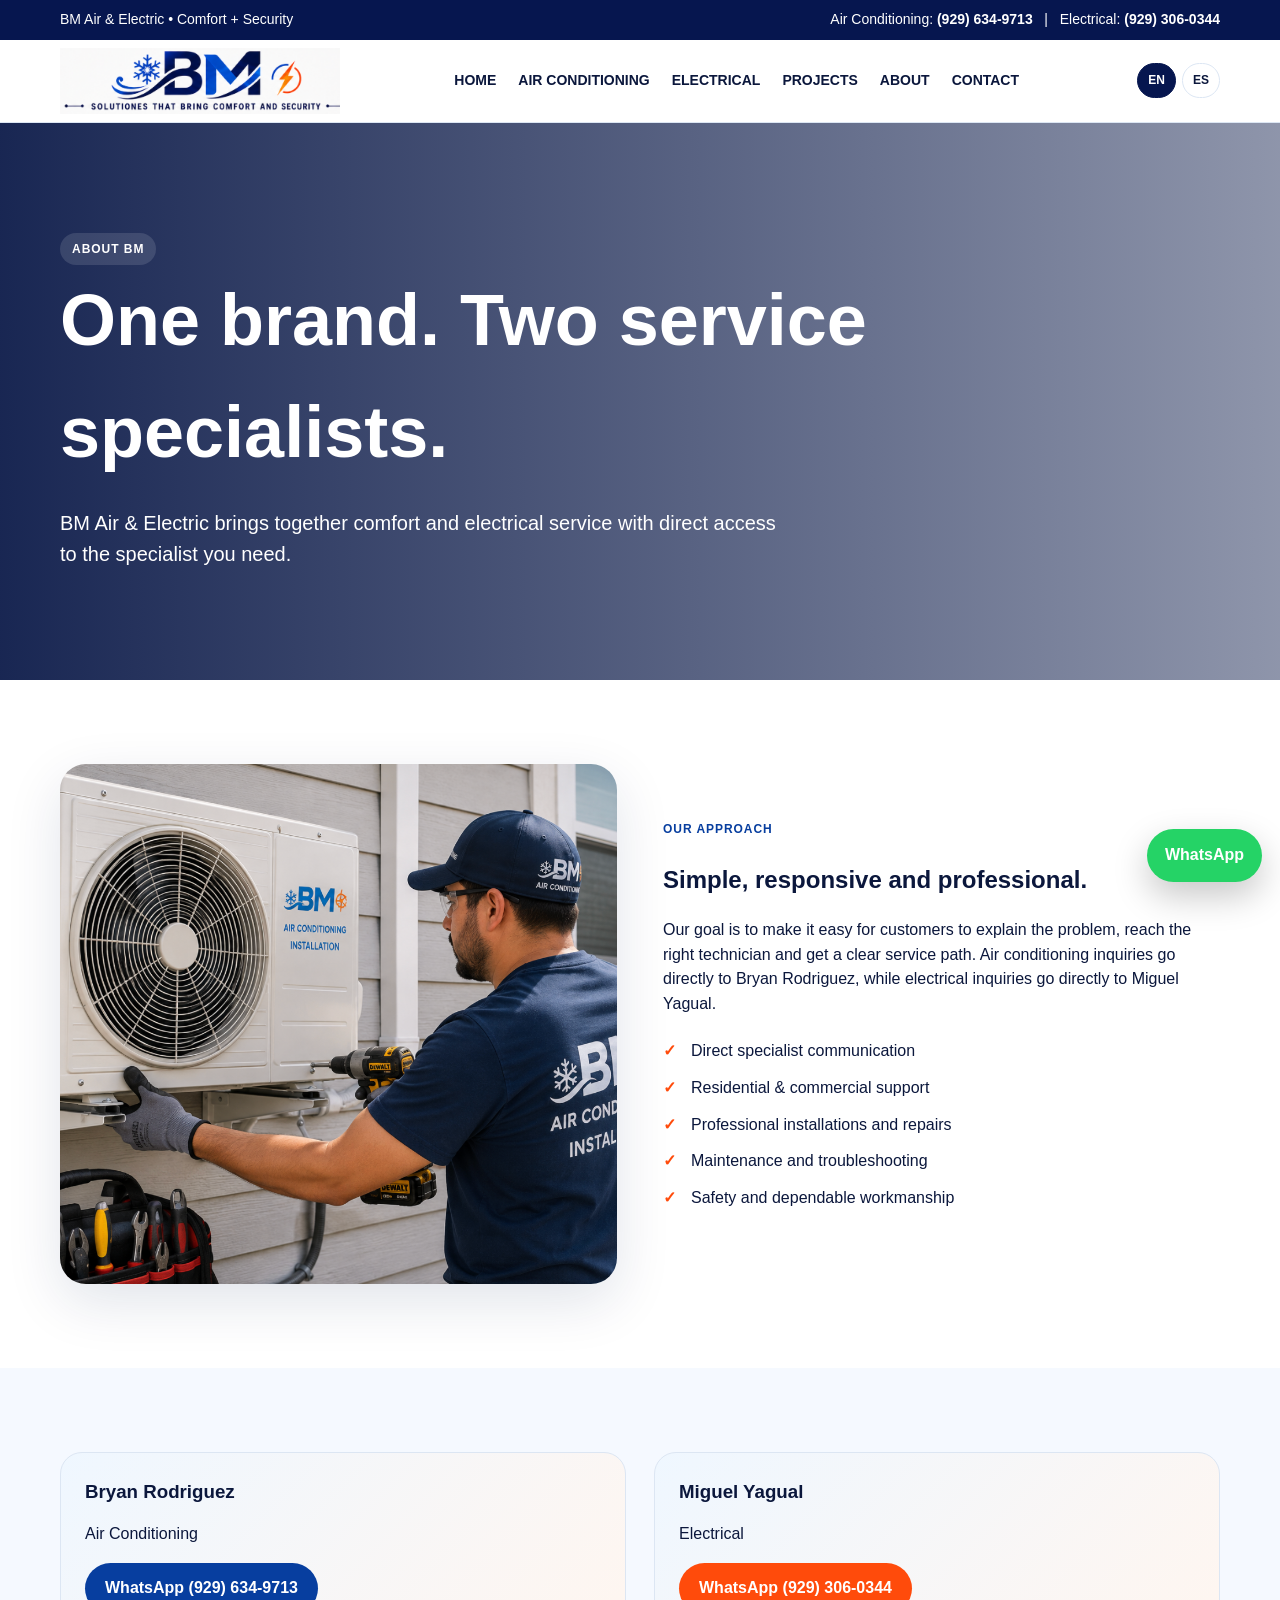
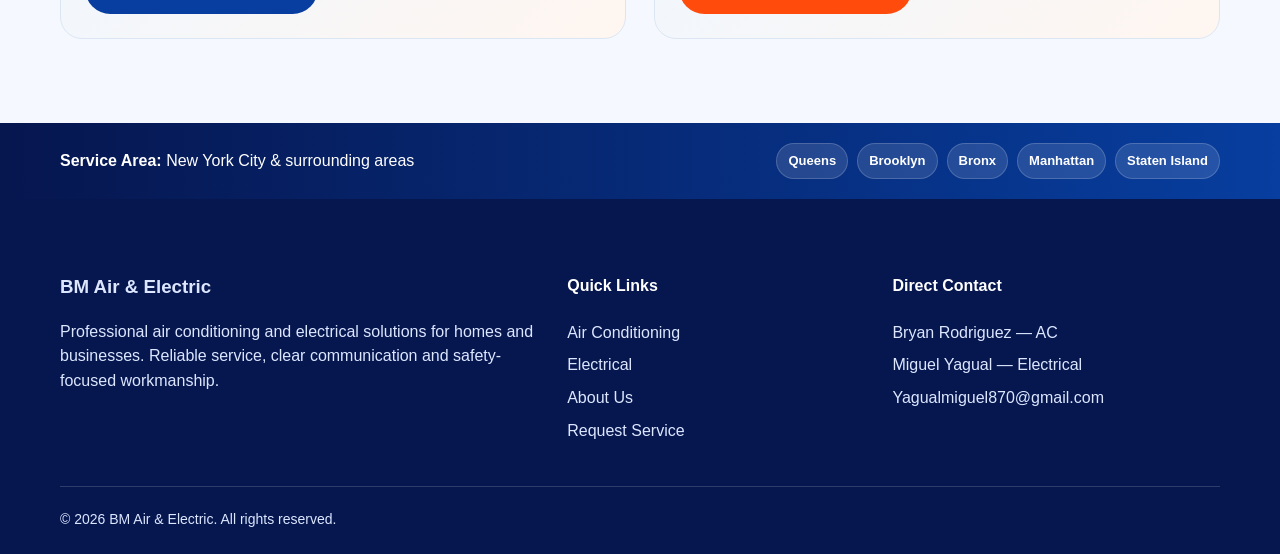
<file: about.html>
<!doctype html><html lang="en"><head>
<meta charset="utf-8"><meta name="viewport" content="width=device-width,initial-scale=1">
<title>About BM Air & Electric | New York Service Team</title><meta name="description" content="Meet BM Air & Electric, providing direct air conditioning and electrical service for New York homes and businesses.">

<link rel="canonical" href="https://www.bmairelectric.com/about">
<link rel="alternate" hreflang="en-US" href="https://www.bmairelectric.com/about">
<link rel="alternate" hreflang="es-US" href="https://www.bmairelectric.com/es/about">
<link rel="alternate" hreflang="x-default" href="https://www.bmairelectric.com/">
<meta name="robots" content="index,follow">
<meta property="og:type" content="website">
<meta property="og:title" content="About BM Air & Electric | New York Service Team">
<meta property="og:description" content="Meet BM Air & Electric, providing direct air conditioning and electrical service for New York homes and businesses.">
<meta property="og:url" content="https://www.bmairelectric.com/about">
<meta property="og:image" content="https://www.bmairelectric.com/social/bm-air-electric-social-en.png">
<meta property="og:image:width" content="1733"><meta property="og:image:height" content="907"><meta property="og:image:alt" content="BM Air Conditioning and Electrical Services"><meta property="og:locale" content="en_US">
<meta name="twitter:card" content="summary_large_image"><meta name="twitter:title" content="About BM Air &amp; Electric | New York Service Team"><meta name="twitter:description" content="Meet BM Air &amp; Electric, providing direct air conditioning and electrical service for New York homes and businesses."><meta name="twitter:image" content="https://www.bmairelectric.com/social/bm-air-electric-social-en.png">
<script type="application/ld+json">
{
  "@context":"https://schema.org",
  "@type":"HomeAndConstructionBusiness",
  "name":"BM Air & Electric",
  "url":"https://www.bmairelectric.com",
  "email":"Yagualmiguel870@gmail.com",
  "telephone":"+1-929-306-0344",
  "areaServed":[
    {"@type":"City","name":"New York City"},
    {"@type":"AdministrativeArea","name":"Queens"},
    {"@type":"AdministrativeArea","name":"Brooklyn"},
    {"@type":"AdministrativeArea","name":"Bronx"},
    {"@type":"AdministrativeArea","name":"Manhattan"},
    {"@type":"AdministrativeArea","name":"Staten Island"}
  ],
  "sameAs":[]
}
</script>

<link rel="stylesheet" href="style.css"></head><body>
<div class="topbar"><div class="container">
  <div>BM Air & Electric • Comfort + Security</div>
  <div>Air Conditioning: <strong>(929) 634-9713</strong> &nbsp; | &nbsp; Electrical: <strong>(929) 306-0344</strong></div>
</div></div>
<header><div class="container nav">
  <a class="logo" href="index.html"><img src="assets/bm-logo.png" alt="BM Air & Electric"></a>
  <button class="hamb" aria-label="Open menu">☰</button>
  <nav class="menu">
    <a href="index.html">HOME</a><a href="air-conditioning.html">AIR CONDITIONING</a>
    <a href="electrical.html">ELECTRICAL</a><a href="projects.html">PROJECTS</a><a href="about.html">ABOUT</a><a href="contact.html">CONTACT</a>
  </nav><div class="lang-switch">
<a class="current" href="/about.html">EN</a>
<a class="" href="/es/about.html">ES</a>
</div>
</div></header>

<section class="page-hero" style="--pagehero:url('https://hvacsoftwarefaqs.com/wp-content/uploads/2023/10/HVAC-technician-conducting-maintenance-1024x585.jpg')"><div class="container"><span class="eyebrow">ABOUT BM</span><h1>One brand. Two service specialists.</h1><p>BM Air & Electric brings together comfort and electrical service with direct access to the specialist you need.</p></div></section>
<section class="section"><div class="container split"><img src="assets/services/about-technician.png" alt="BM Air & Electric technician"><div><span class="tag">OUR APPROACH</span><h2>Simple, responsive and professional.</h2><p>Our goal is to make it easy for customers to explain the problem, reach the right technician and get a clear service path. Air conditioning inquiries go directly to Bryan Rodriguez, while electrical inquiries go directly to Miguel Yagual.</p><div class="checks"><div>Direct specialist communication</div><div>Residential & commercial support</div><div>Professional installations and repairs</div><div>Maintenance and troubleshooting</div><div>Safety and dependable workmanship</div></div></div></div></section>
<section class="section section-soft"><div class="container grid-2"><div class="owner-box"><h3>Bryan Rodriguez</h3><p>Air Conditioning</p><a class="btn btn-blue" href="https://wa.me/19296349713" target="_blank">WhatsApp (929) 634-9713</a></div><div class="owner-box"><h3>Miguel Yagual</h3><p>Electrical</p><a class="btn btn-orange" href="https://wa.me/19293060344" target="_blank">WhatsApp (929) 306-0344</a></div></div></section>

<section class="area-strip"><div class="container"><div><strong>Service Area:</strong> New York City & surrounding areas</div><div class="area-list"><span>Queens</span><span>Brooklyn</span><span>Bronx</span><span>Manhattan</span><span>Staten Island</span></div></div></section>
<footer><div class="container">
  <div class="footer-grid">
    <div><h3>BM Air & Electric</h3><p>Professional air conditioning and electrical solutions for homes and businesses. Reliable service, clear communication and safety-focused workmanship.</p></div>
    <div><h4>Quick Links</h4><a href="air-conditioning.html">Air Conditioning</a><a href="electrical.html">Electrical</a><a href="about.html">About Us</a><a href="contact.html">Request Service</a></div>
    <div><h4>Direct Contact</h4><a href="https://wa.me/19296349713" target="_blank">Bryan Rodriguez — AC</a><a href="https://wa.me/19293060344" target="_blank">Miguel Yagual — Electrical</a><a href="mailto:Yagualmiguel870@gmail.com">Yagualmiguel870@gmail.com</a></div>
  </div>
  <div class="footer-bottom">© 2026 BM Air & Electric. All rights reserved.</div>
</div></footer>
<a class="float" href="https://wa.me/19293060344?text=Hello%20BM%20Air%20%26%20Electric%2C%20I%20need%20service." target="_blank">WhatsApp</a>
<script src="script.js"></script>
</body></html>
</file>
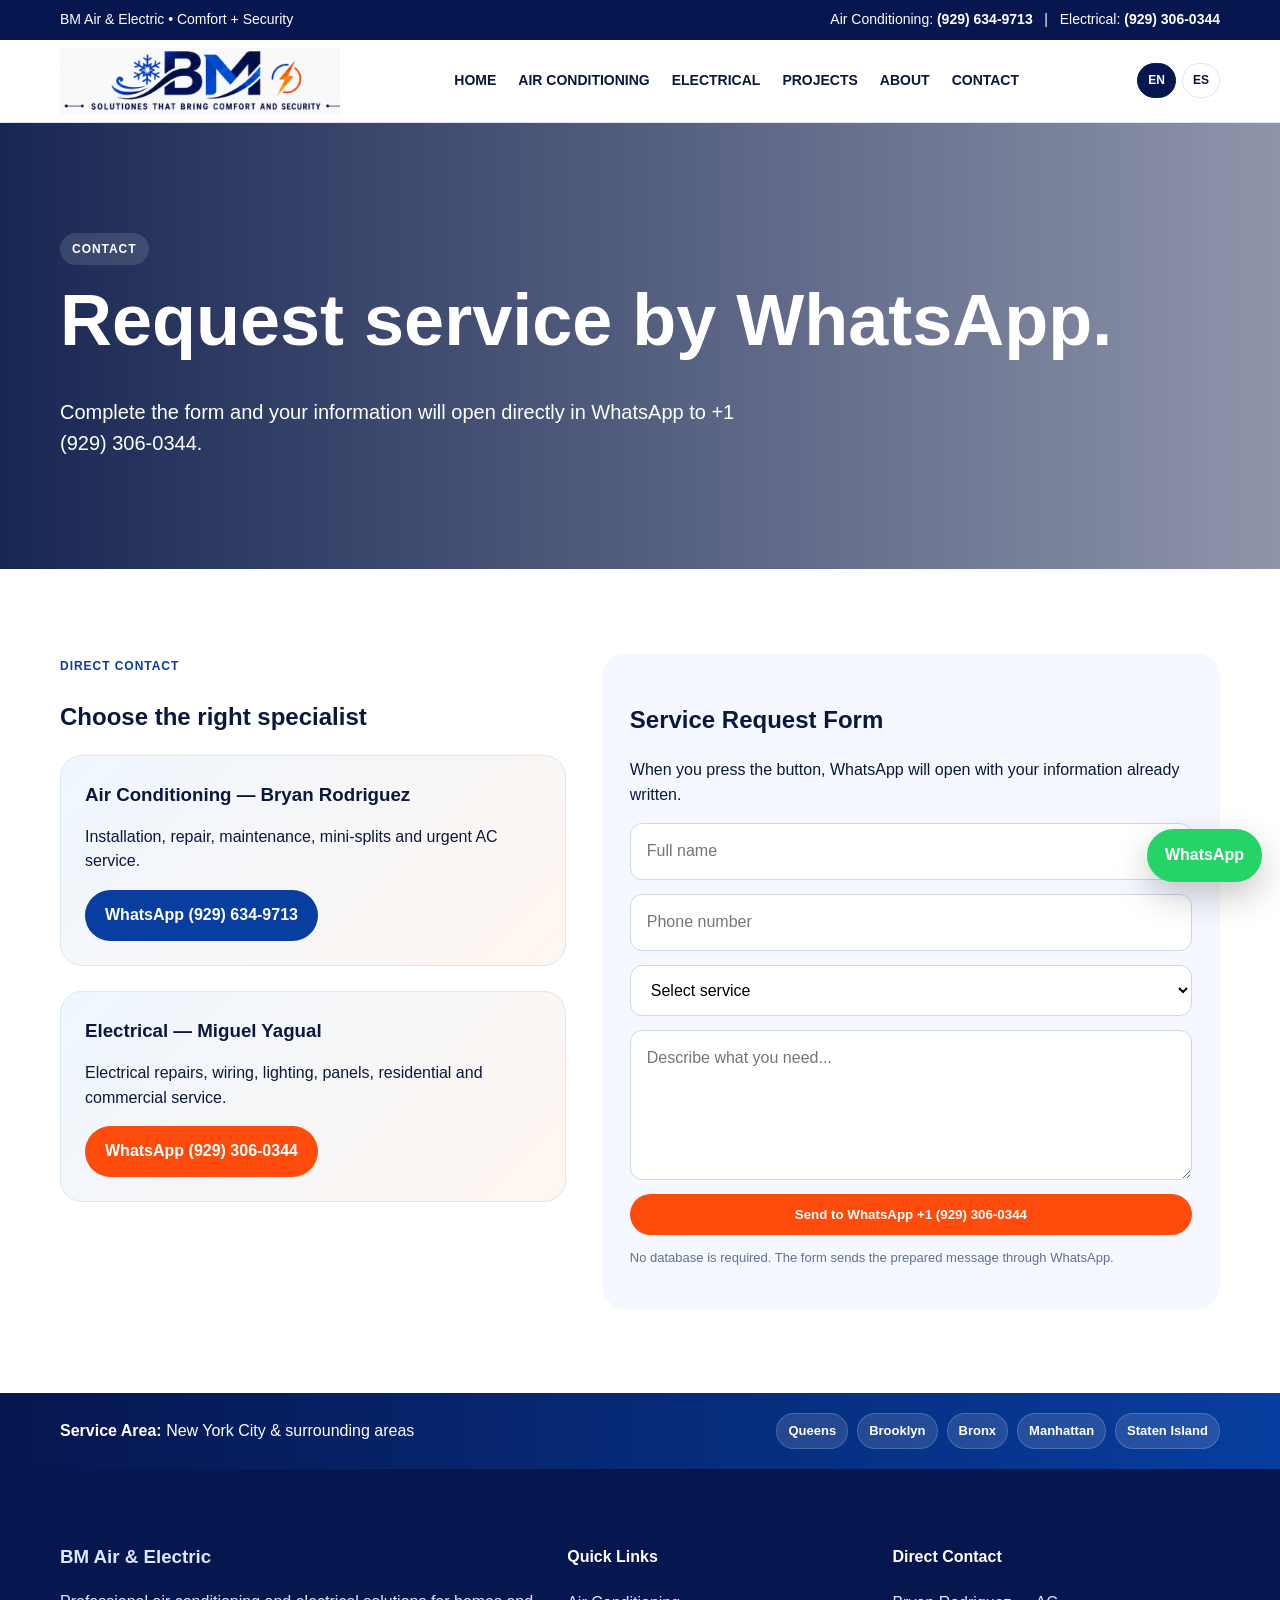
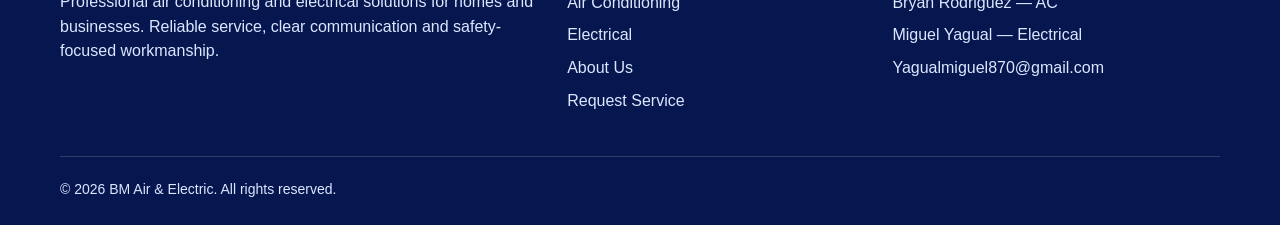
<file: contact.html>
<!doctype html><html lang="en"><head>
<meta charset="utf-8"><meta name="viewport" content="width=device-width,initial-scale=1">
<title>Contact BM Air & Electric | Request Service by WhatsApp</title><meta name="description" content="Request air conditioning or electrical service in New York. Contact Bryan for AC or Miguel for electrical service by WhatsApp.">

<link rel="canonical" href="https://www.bmairelectric.com/contact">
<link rel="alternate" hreflang="en-US" href="https://www.bmairelectric.com/contact">
<link rel="alternate" hreflang="es-US" href="https://www.bmairelectric.com/es/contact">
<link rel="alternate" hreflang="x-default" href="https://www.bmairelectric.com/">
<meta name="robots" content="index,follow">
<meta property="og:type" content="website">
<meta property="og:title" content="Contact BM Air & Electric | Request Service by WhatsApp">
<meta property="og:description" content="Request air conditioning or electrical service in New York. Contact Bryan for AC or Miguel for electrical service by WhatsApp.">
<meta property="og:url" content="https://www.bmairelectric.com/contact">
<meta property="og:image" content="https://www.bmairelectric.com/social/bm-air-electric-social-en.png">
<meta property="og:image:width" content="1733"><meta property="og:image:height" content="907"><meta property="og:image:alt" content="BM Air Conditioning and Electrical Services"><meta property="og:locale" content="en_US">
<meta name="twitter:card" content="summary_large_image"><meta name="twitter:title" content="Contact BM Air &amp; Electric | Request Service by WhatsApp"><meta name="twitter:description" content="Request air conditioning or electrical service in New York. Contact Bryan for AC or Miguel for electrical service by WhatsApp."><meta name="twitter:image" content="https://www.bmairelectric.com/social/bm-air-electric-social-en.png">
<script type="application/ld+json">
{
  "@context":"https://schema.org",
  "@type":"HomeAndConstructionBusiness",
  "name":"BM Air & Electric",
  "url":"https://www.bmairelectric.com",
  "email":"Yagualmiguel870@gmail.com",
  "telephone":"+1-929-306-0344",
  "areaServed":[
    {"@type":"City","name":"New York City"},
    {"@type":"AdministrativeArea","name":"Queens"},
    {"@type":"AdministrativeArea","name":"Brooklyn"},
    {"@type":"AdministrativeArea","name":"Bronx"},
    {"@type":"AdministrativeArea","name":"Manhattan"},
    {"@type":"AdministrativeArea","name":"Staten Island"}
  ],
  "sameAs":[]
}
</script>

<link rel="stylesheet" href="style.css"></head><body>
<div class="topbar"><div class="container">
  <div>BM Air & Electric • Comfort + Security</div>
  <div>Air Conditioning: <strong>(929) 634-9713</strong> &nbsp; | &nbsp; Electrical: <strong>(929) 306-0344</strong></div>
</div></div>
<header><div class="container nav">
  <a class="logo" href="index.html"><img src="assets/bm-logo.png" alt="BM Air & Electric"></a>
  <button class="hamb" aria-label="Open menu">☰</button>
  <nav class="menu">
    <a href="index.html">HOME</a><a href="air-conditioning.html">AIR CONDITIONING</a>
    <a href="electrical.html">ELECTRICAL</a><a href="projects.html">PROJECTS</a><a href="about.html">ABOUT</a><a href="contact.html">CONTACT</a>
  </nav><div class="lang-switch">
<a class="current" href="/contact.html">EN</a>
<a class="" href="/es/contact.html">ES</a>
</div>
</div></header>

<section class="page-hero" style="--pagehero:url('https://loremflickr.com/1800/900/customer-service,technician')"><div class="container"><span class="eyebrow">CONTACT</span><h1>Request service by WhatsApp.</h1><p>Complete the form and your information will open directly in WhatsApp to +1 (929) 306-0344.</p></div></section>
<section class="section"><div class="container contact-grid">
<div><span class="tag">DIRECT CONTACT</span><h2>Choose the right specialist</h2>
<div class="owner-box"><h3>Air Conditioning — Bryan Rodriguez</h3><p>Installation, repair, maintenance, mini-splits and urgent AC service.</p><a class="btn btn-blue" target="_blank" href="https://wa.me/19296349713?text=Hello%20Bryan%2C%20I%20need%20AC%20service.">WhatsApp (929) 634-9713</a></div><br>
<div class="owner-box"><h3>Electrical — Miguel Yagual</h3><p>Electrical repairs, wiring, lighting, panels, residential and commercial service.</p><a class="btn btn-orange" target="_blank" href="https://wa.me/19293060344?text=Hello%20Miguel%2C%20I%20need%20electrical%20service.">WhatsApp (929) 306-0344</a></div></div>
<div class="contact-panel"><h2>Service Request Form</h2><p>When you press the button, WhatsApp will open with your information already written.</p>
<form onsubmit="sendWhatsApp(event)">
<input name="name" required placeholder="Full name">
<input name="phone" required placeholder="Phone number">
<select name="service" required><option value="">Select service</option><option>Air Conditioning - Installation</option><option>Air Conditioning - Repair</option><option>Air Conditioning - Maintenance</option><option>Air Conditioning - Emergency</option><option>Electrical - Repair</option><option>Electrical - Installation</option><option>Electrical - Residential</option><option>Electrical - Commercial</option><option>Other</option></select>
<textarea name="message" required placeholder="Describe what you need..."></textarea>
<button class="btn btn-orange" type="submit">Send to WhatsApp +1 (929) 306-0344</button>
</form><p class="note">No database is required. The form sends the prepared message through WhatsApp.</p></div>
</div></section>

<section class="area-strip"><div class="container"><div><strong>Service Area:</strong> New York City & surrounding areas</div><div class="area-list"><span>Queens</span><span>Brooklyn</span><span>Bronx</span><span>Manhattan</span><span>Staten Island</span></div></div></section>
<footer><div class="container">
  <div class="footer-grid">
    <div><h3>BM Air & Electric</h3><p>Professional air conditioning and electrical solutions for homes and businesses. Reliable service, clear communication and safety-focused workmanship.</p></div>
    <div><h4>Quick Links</h4><a href="air-conditioning.html">Air Conditioning</a><a href="electrical.html">Electrical</a><a href="about.html">About Us</a><a href="contact.html">Request Service</a></div>
    <div><h4>Direct Contact</h4><a href="https://wa.me/19296349713" target="_blank">Bryan Rodriguez — AC</a><a href="https://wa.me/19293060344" target="_blank">Miguel Yagual — Electrical</a><a href="mailto:Yagualmiguel870@gmail.com">Yagualmiguel870@gmail.com</a></div>
  </div>
  <div class="footer-bottom">© 2026 BM Air & Electric. All rights reserved.</div>
</div></footer>
<a class="float" href="https://wa.me/19293060344?text=Hello%20BM%20Air%20%26%20Electric%2C%20I%20need%20service." target="_blank">WhatsApp</a>
<script src="script.js"></script>
</body></html>
</file>
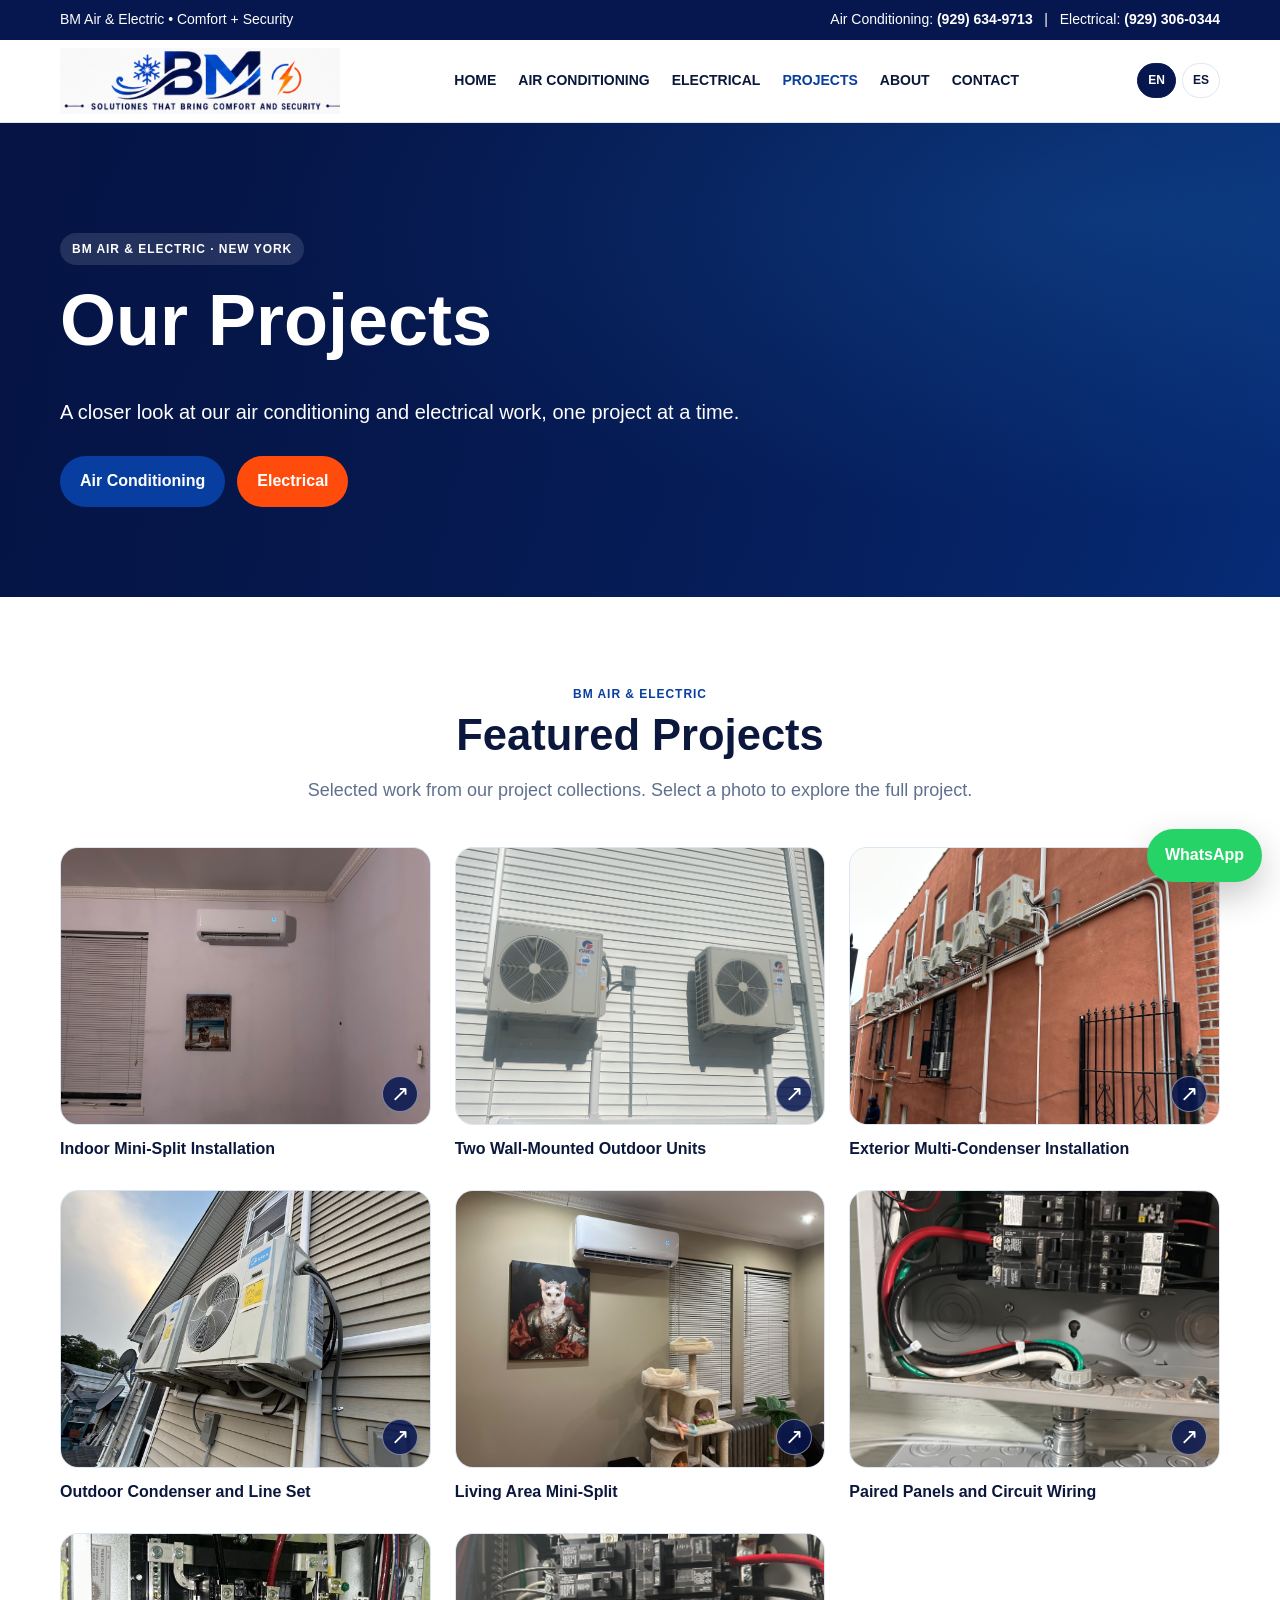
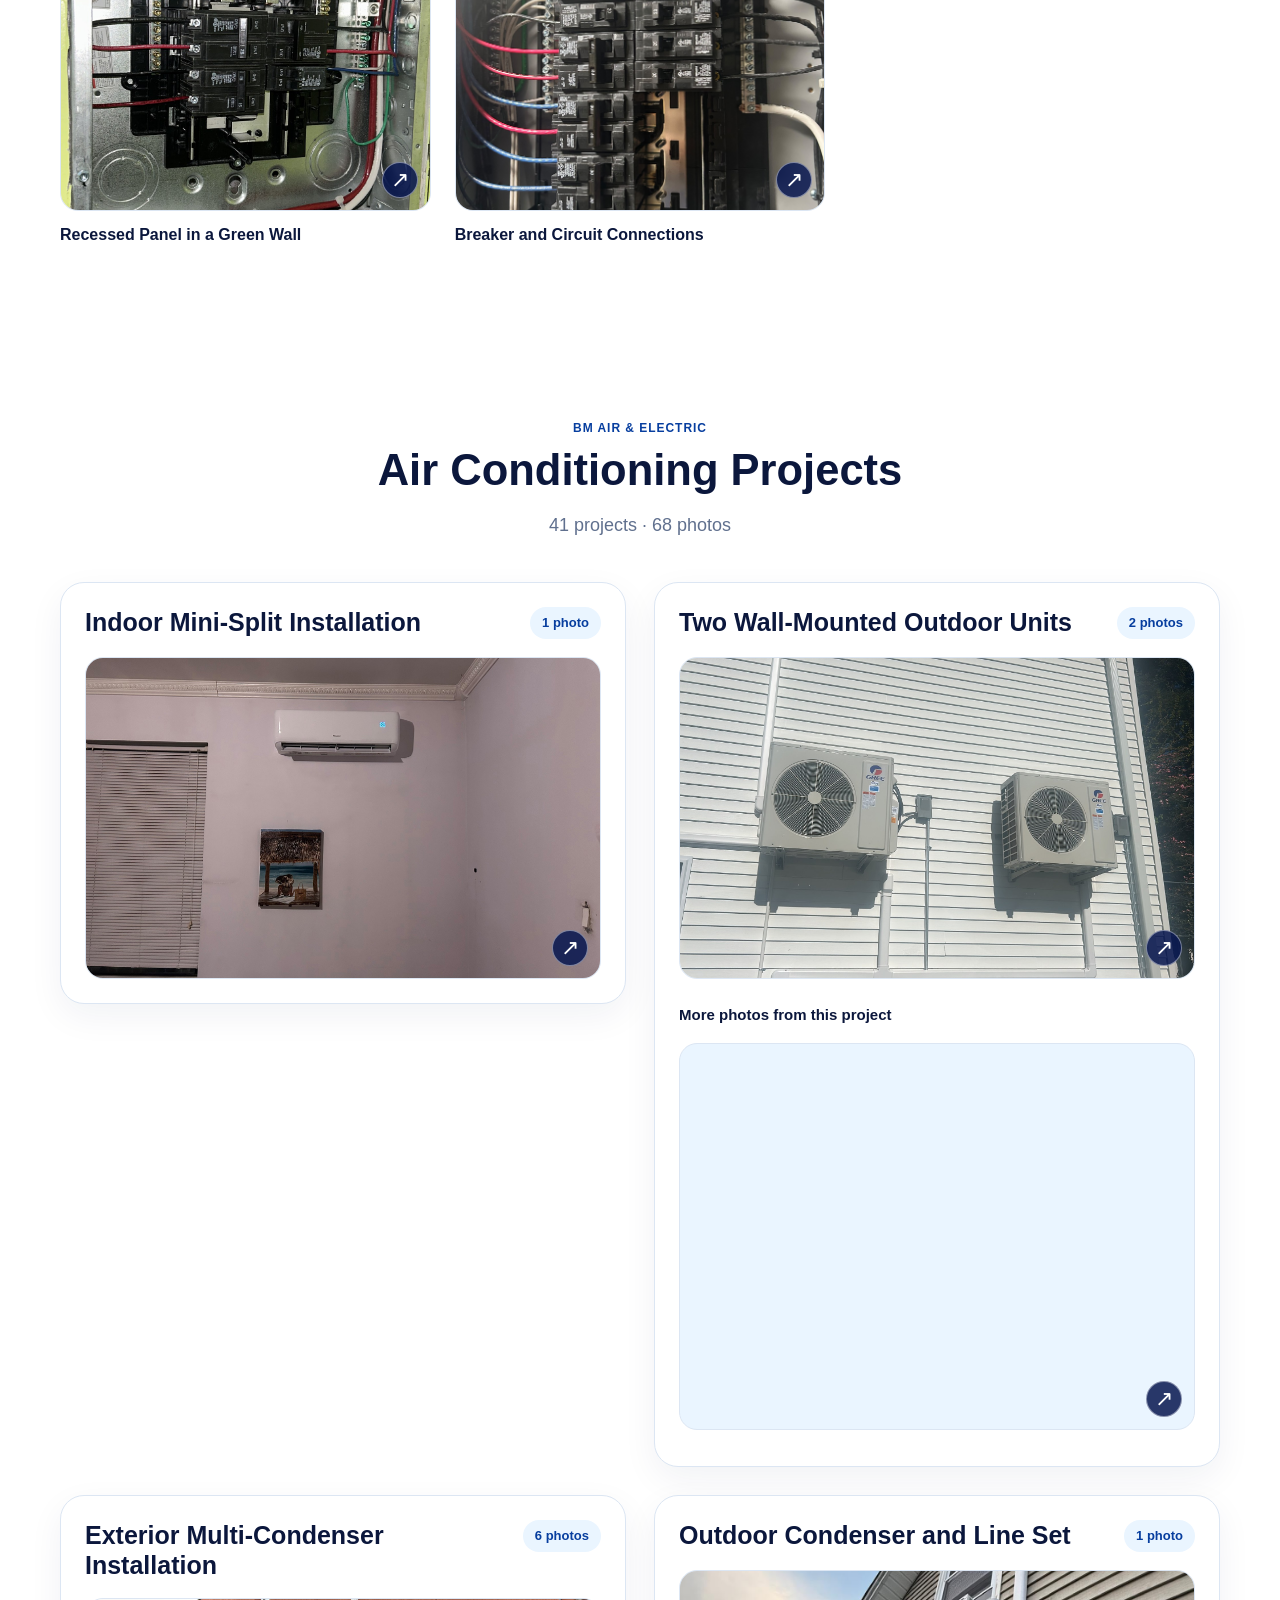
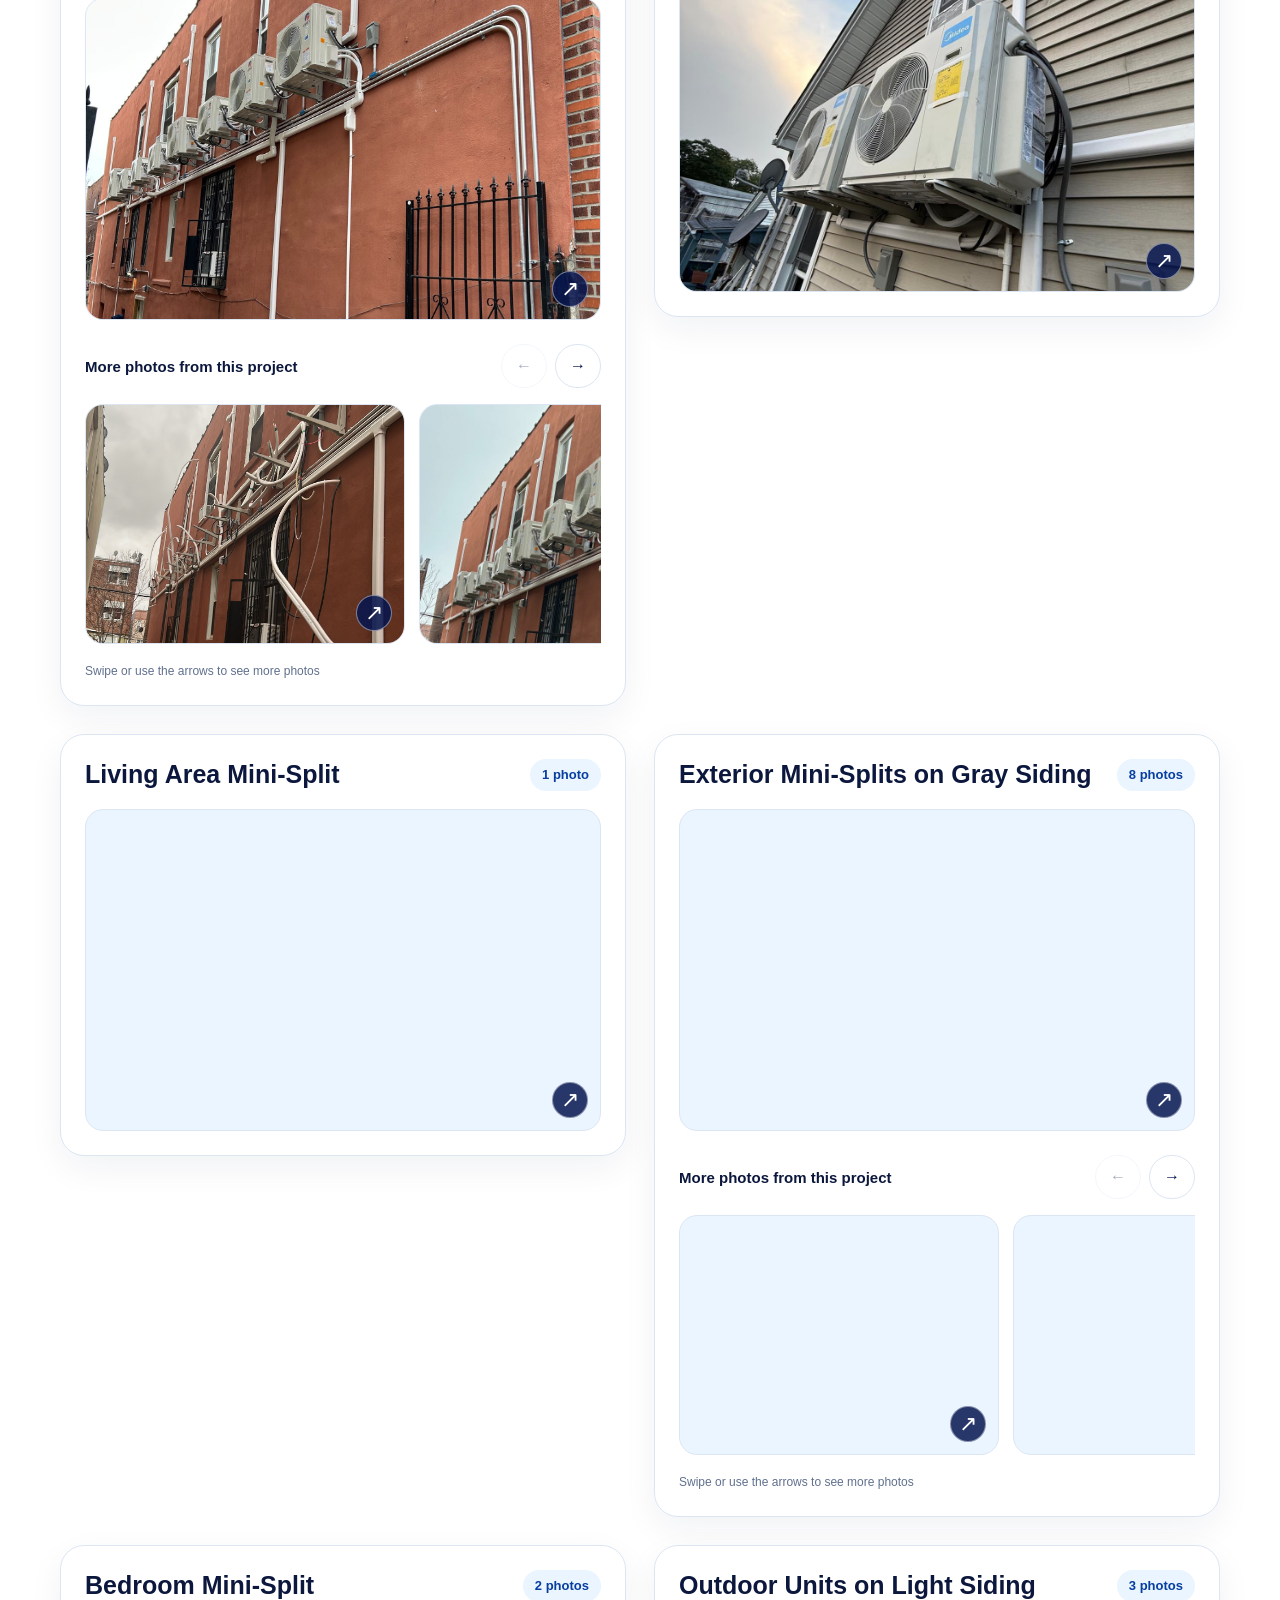
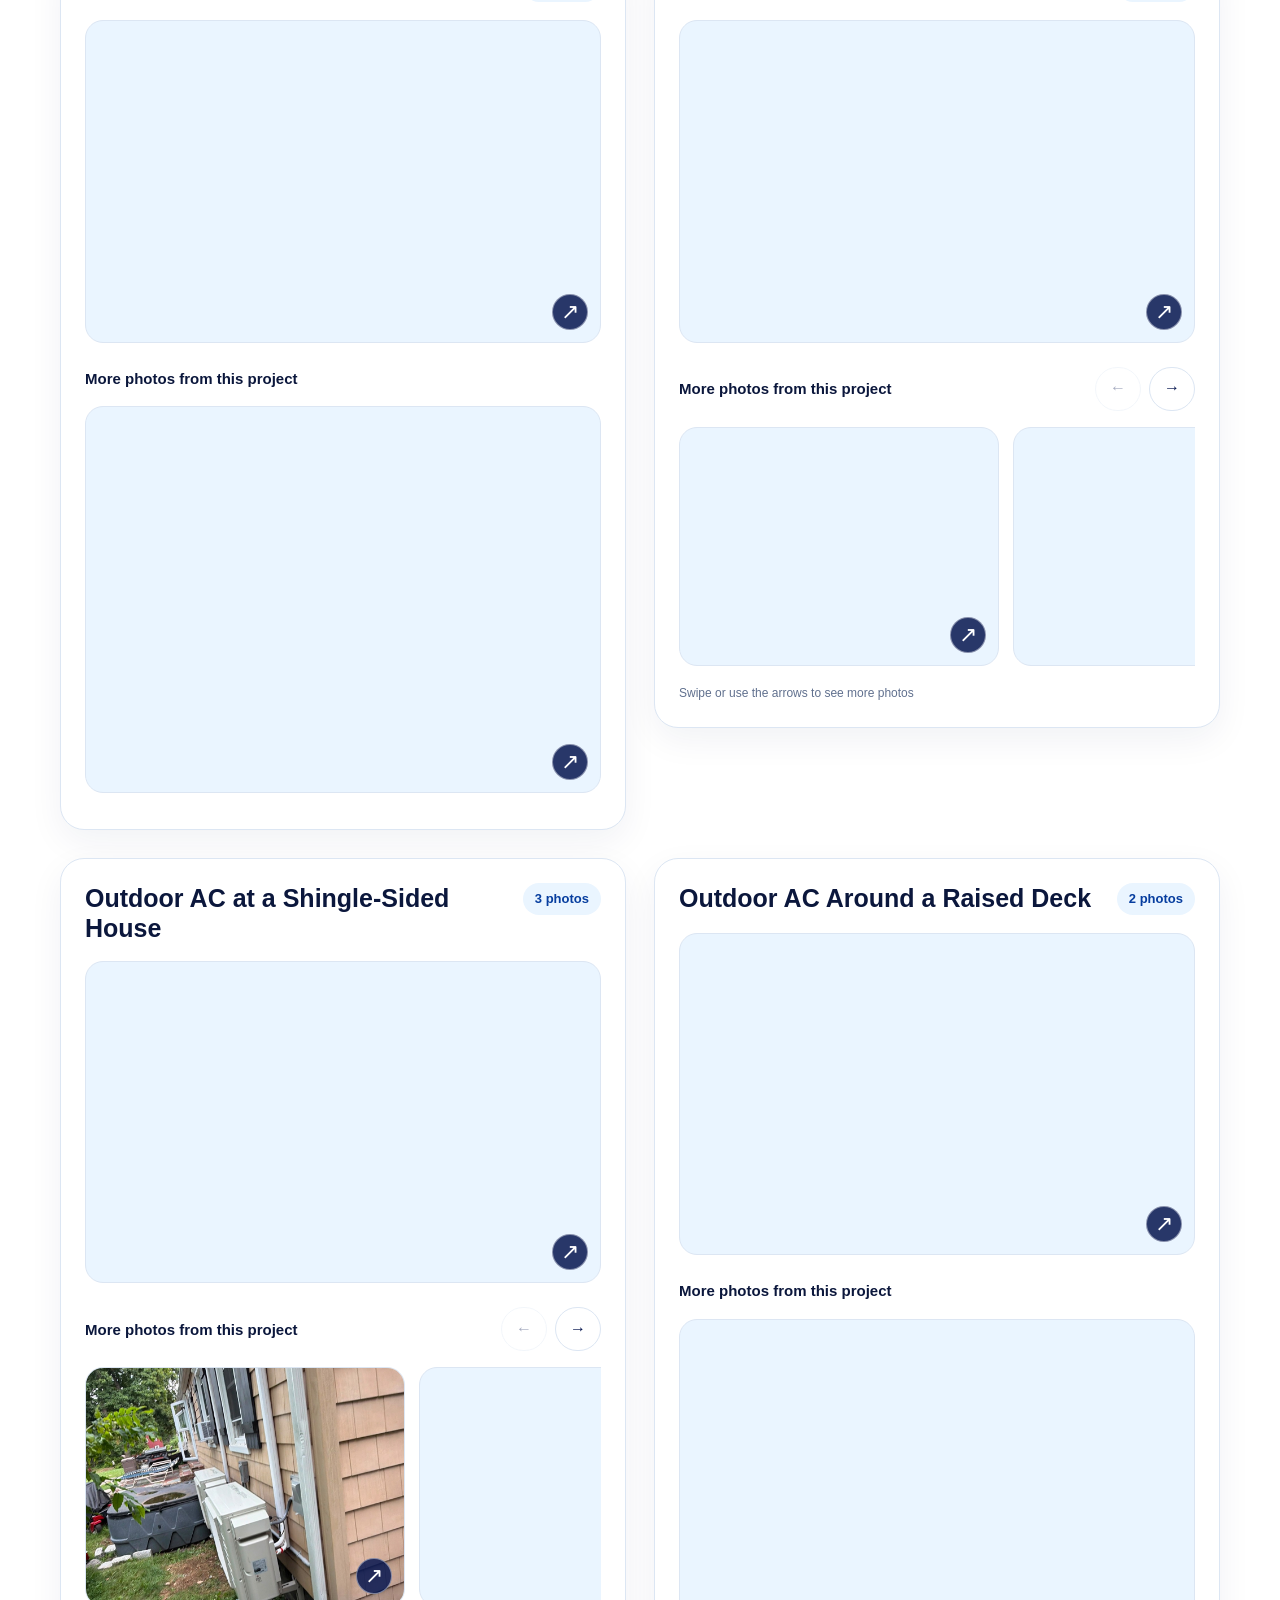
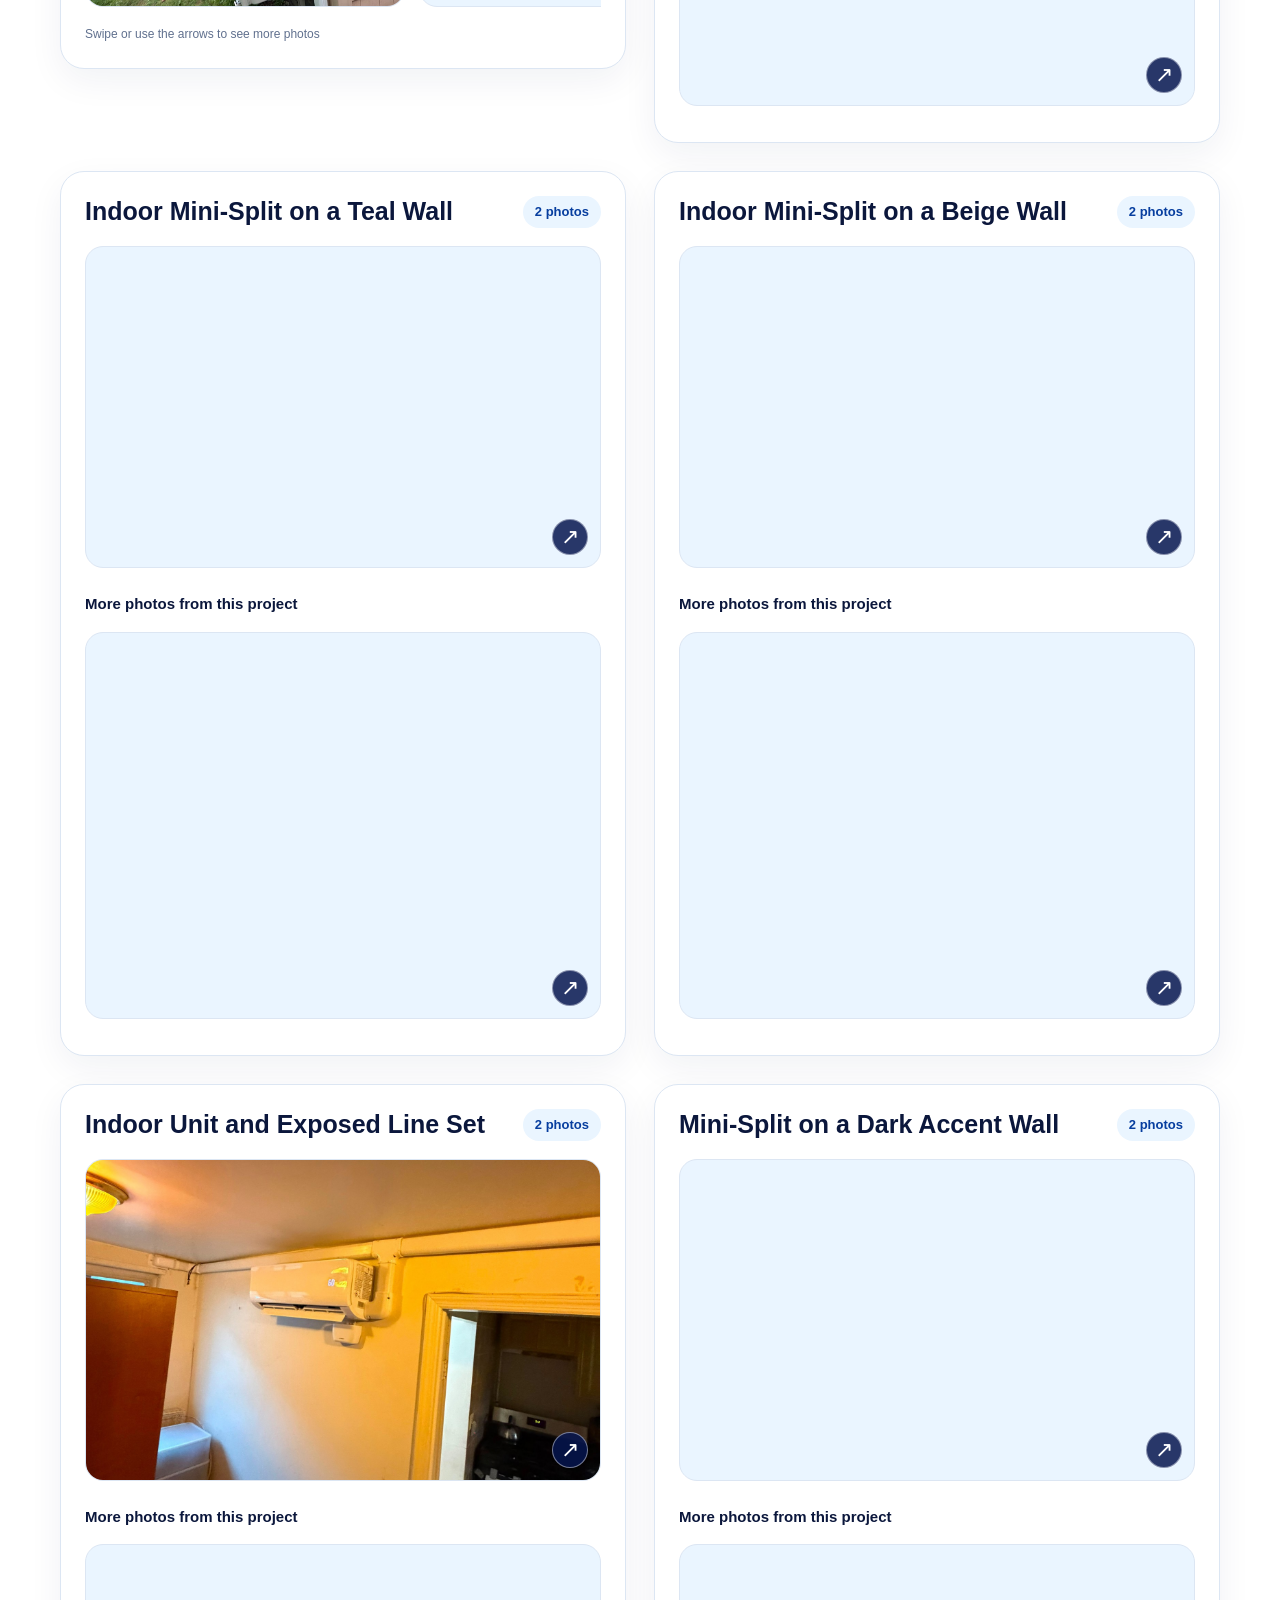
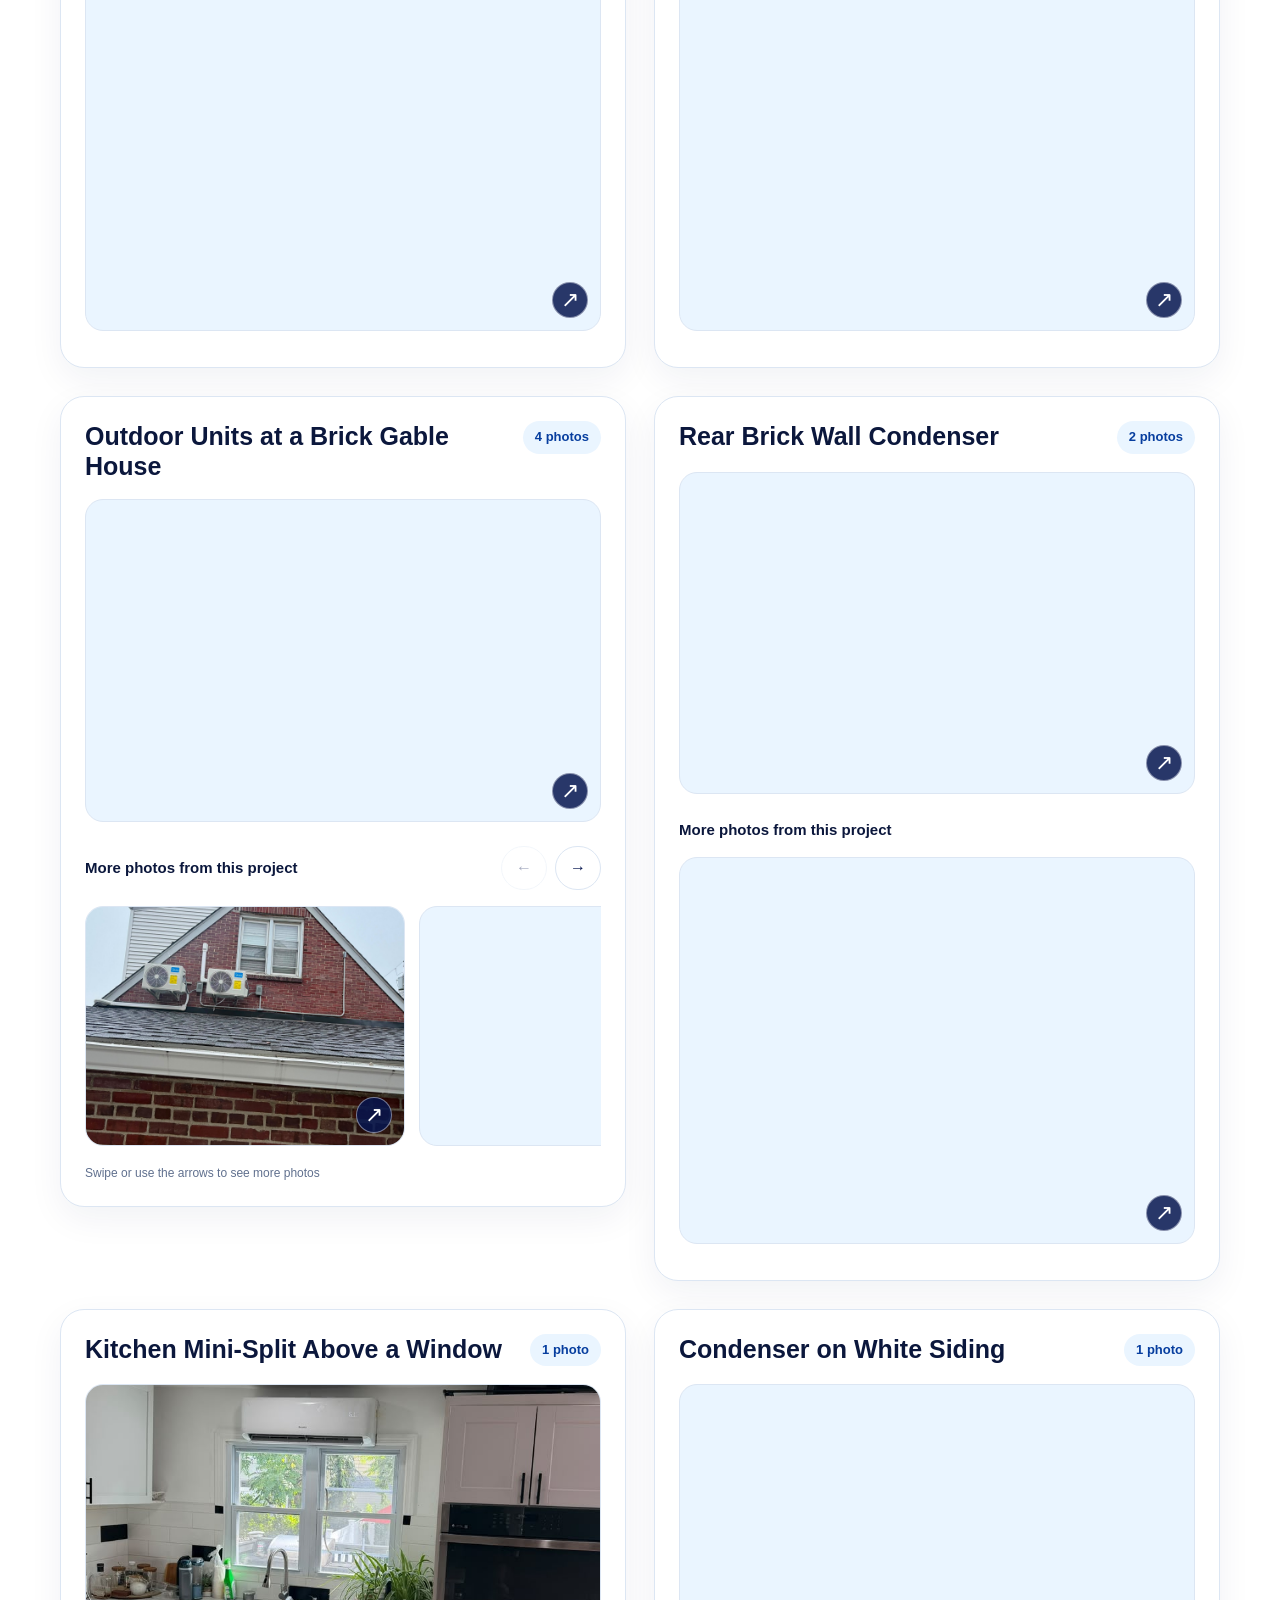
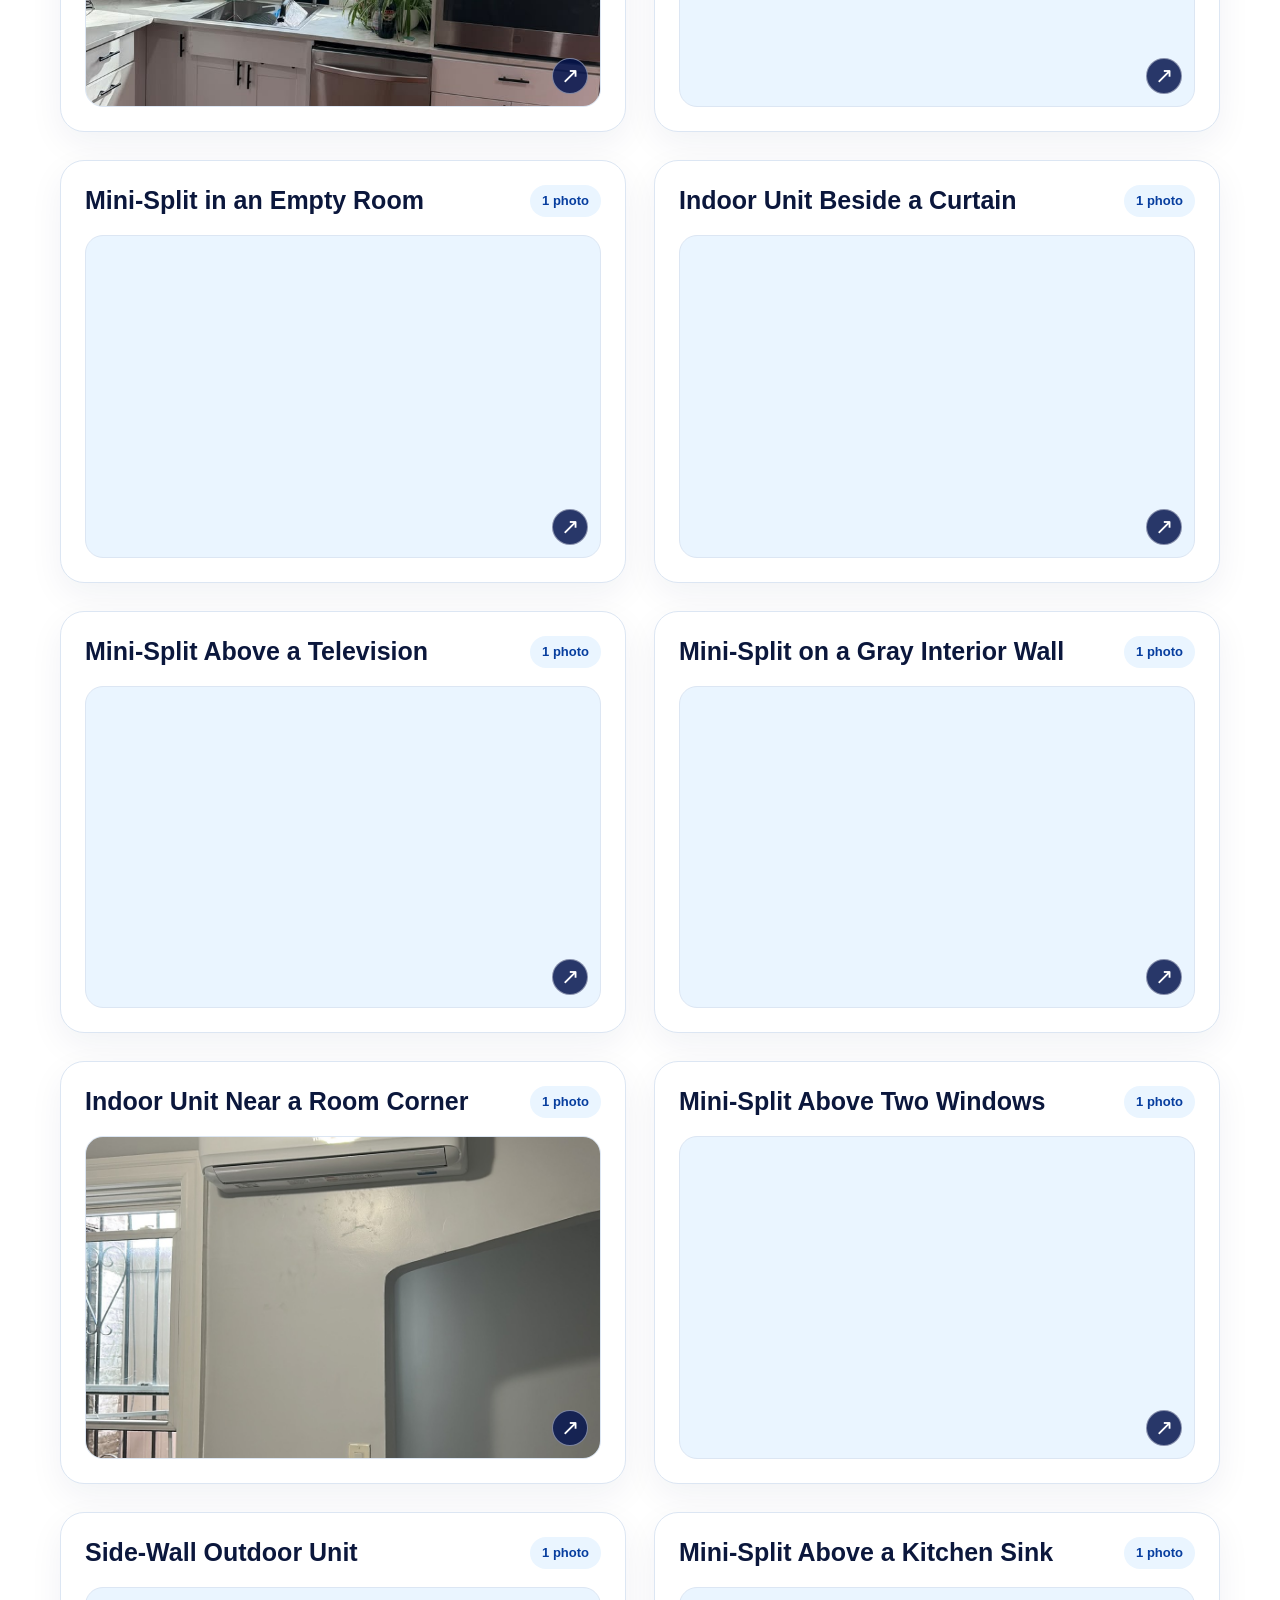
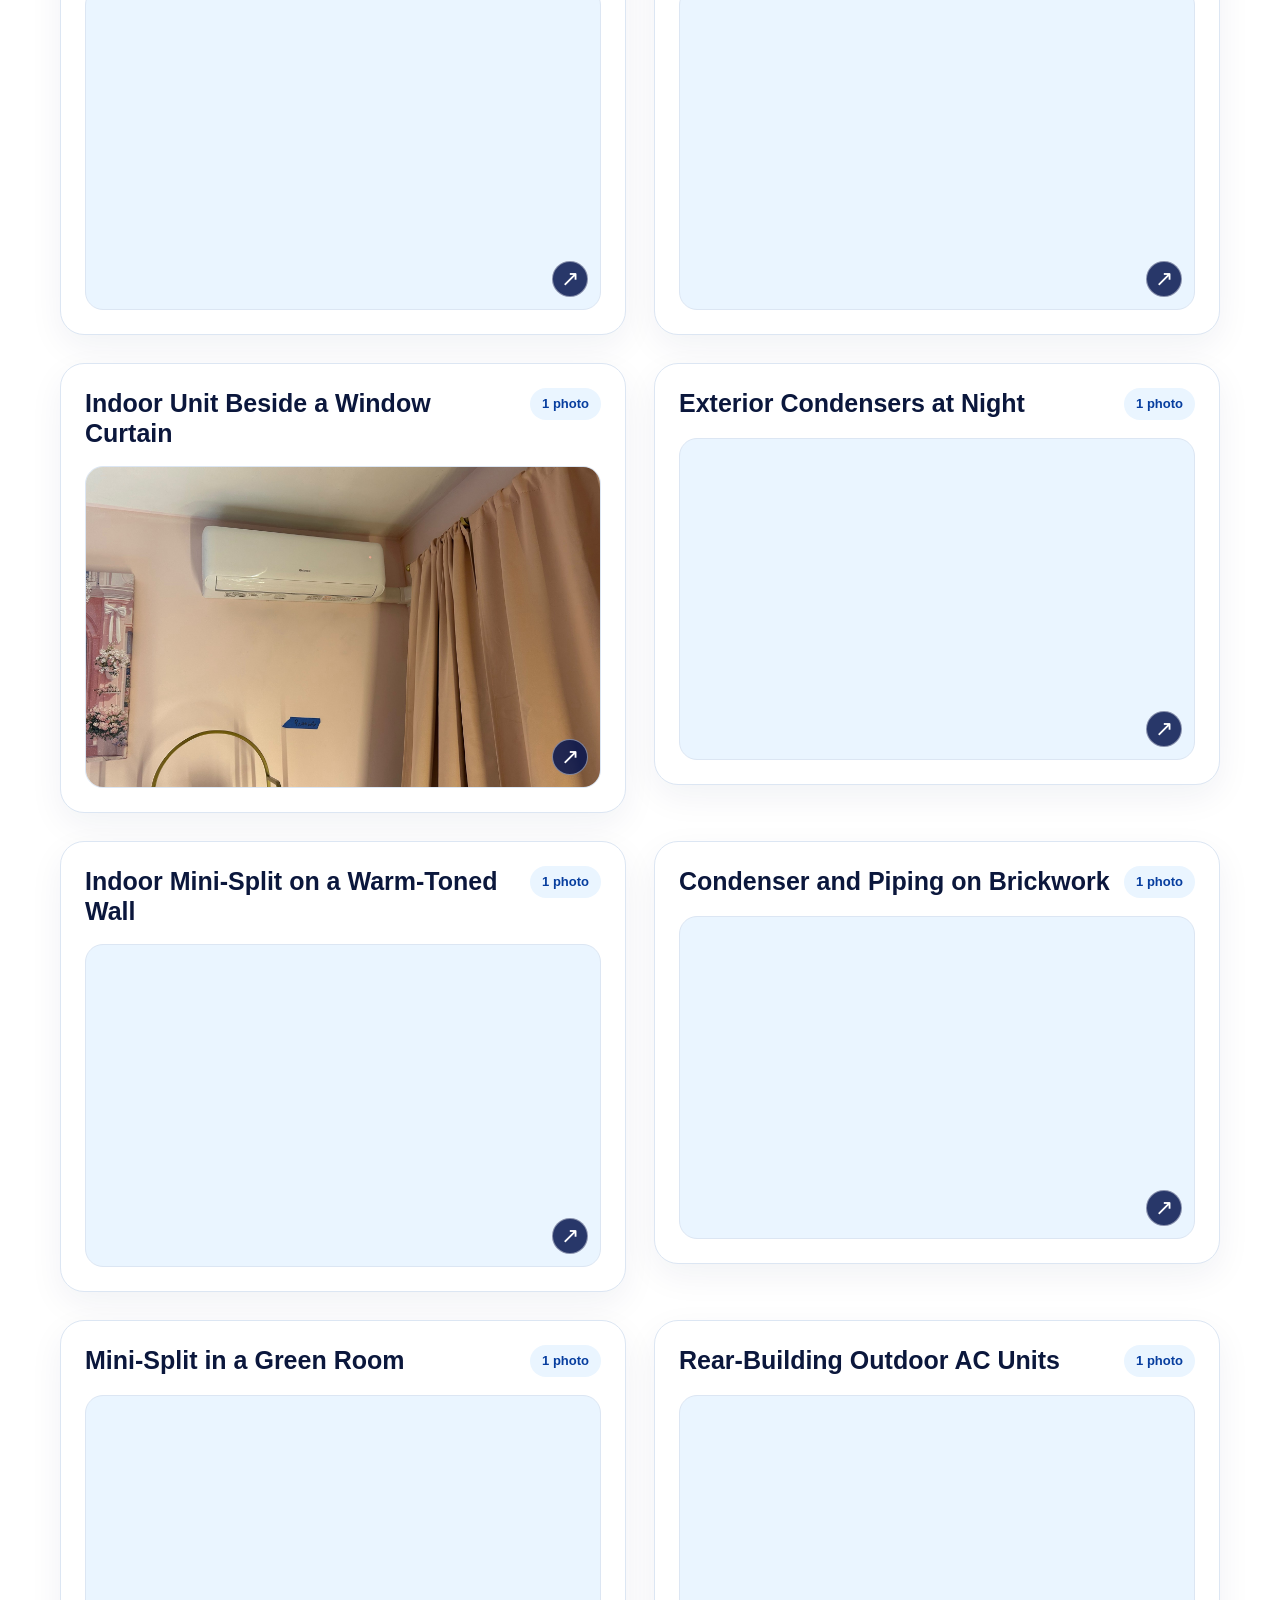
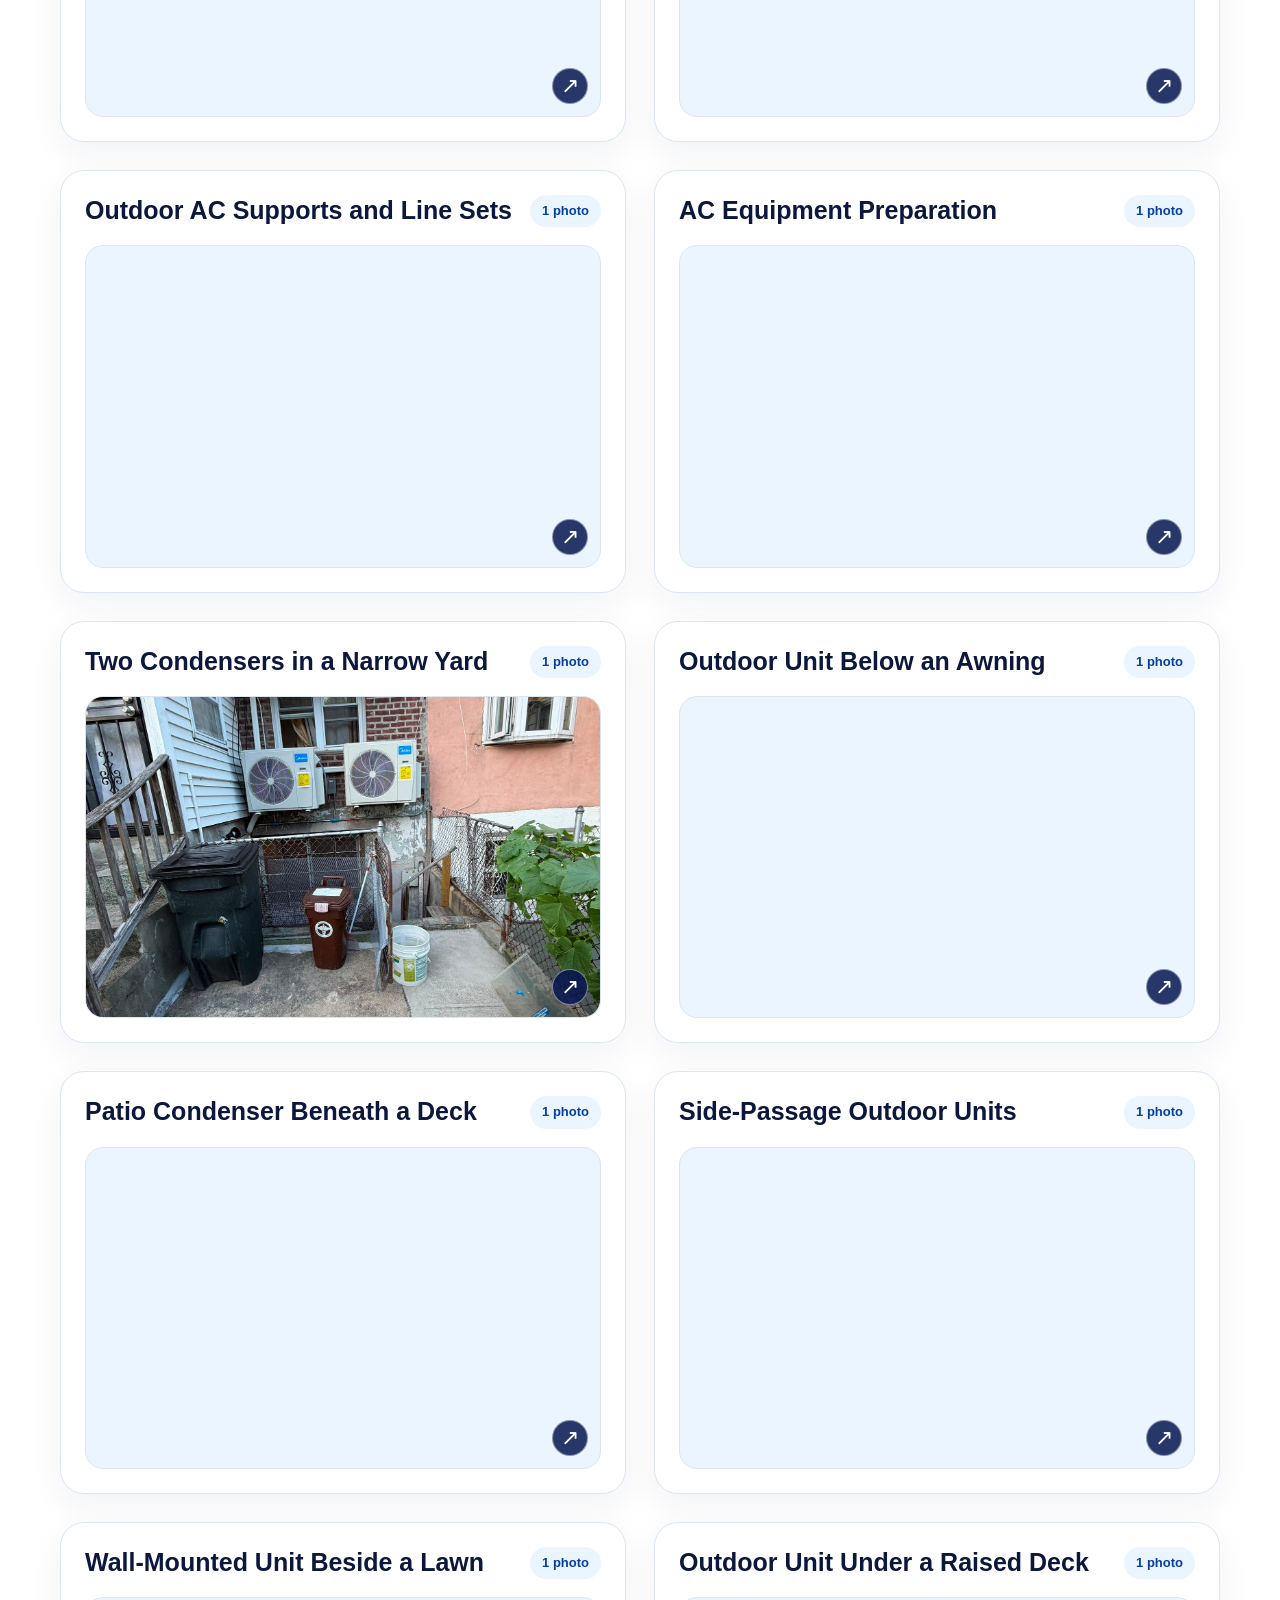
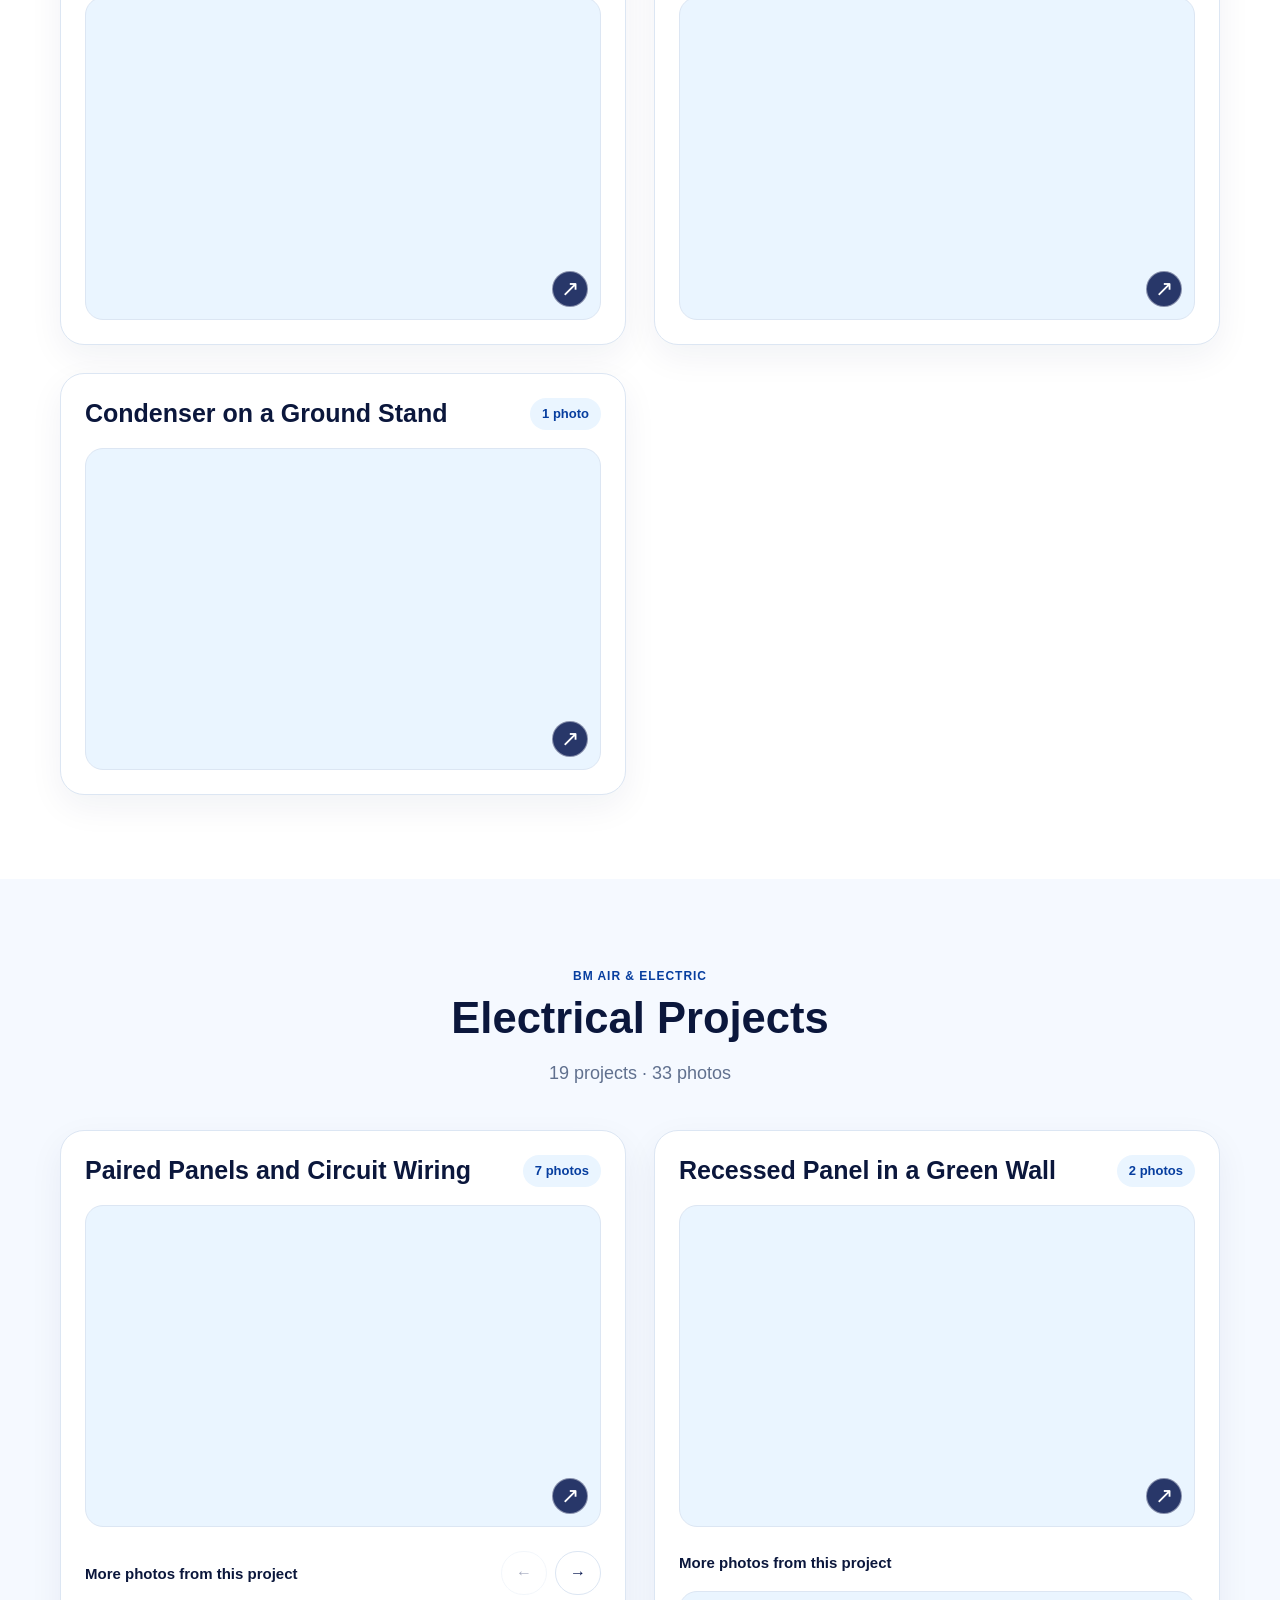
<file: projects.html>
<!doctype html><html lang="en"><head>
<meta charset="utf-8"><meta name="viewport" content="width=device-width,initial-scale=1">
<title>Our Projects | BM Air & Electric New York</title><meta name="description" content="View BM Air & Electric air conditioning and electrical projects completed across New York.">

<link rel="canonical" href="https://www.bmairelectric.com/projects">
<link rel="alternate" hreflang="en-US" href="https://www.bmairelectric.com/projects">
<link rel="alternate" hreflang="es-US" href="https://www.bmairelectric.com/es/projects">
<link rel="alternate" hreflang="x-default" href="https://www.bmairelectric.com/">
<meta name="robots" content="index,follow">
<meta property="og:type" content="website">
<meta property="og:title" content="Our Projects | BM Air & Electric New York">
<meta property="og:description" content="View BM Air & Electric air conditioning and electrical projects completed across New York.">
<meta property="og:url" content="https://www.bmairelectric.com/projects">
<meta property="og:image" content="https://www.bmairelectric.com/social/bm-air-electric-social-en.png">
<meta property="og:image:width" content="1733"><meta property="og:image:height" content="907"><meta property="og:image:alt" content="BM Air Conditioning and Electrical Services"><meta property="og:locale" content="en_US">
<meta name="twitter:card" content="summary_large_image"><meta name="twitter:title" content="Our Projects | BM Air & Electric New York"><meta name="twitter:description" content="View BM Air & Electric air conditioning and electrical projects completed across New York."><meta name="twitter:image" content="https://www.bmairelectric.com/social/bm-air-electric-social-en.png">
<script type="application/ld+json">
{
  "@context":"https://schema.org",
  "@type":"HomeAndConstructionBusiness",
  "name":"BM Air & Electric",
  "url":"https://www.bmairelectric.com",
  "email":"Yagualmiguel870@gmail.com",
  "telephone":"+1-929-306-0344",
  "areaServed":[
    {"@type":"City","name":"New York City"},
    {"@type":"AdministrativeArea","name":"Queens"},
    {"@type":"AdministrativeArea","name":"Brooklyn"},
    {"@type":"AdministrativeArea","name":"Bronx"},
    {"@type":"AdministrativeArea","name":"Manhattan"},
    {"@type":"AdministrativeArea","name":"Staten Island"}
  ],
  "sameAs":[]
}
</script>

<link rel="stylesheet" href="style.css">
<link rel="stylesheet" href="projects.css">
<link rel="icon" type="image/png" href="assets/bm-logo.png">
</head><body>
<div class="topbar"><div class="container">
  <div>BM Air & Electric • Comfort + Security</div>
  <div>Air Conditioning: <strong>(929) 634-9713</strong> &nbsp; | &nbsp; Electrical: <strong>(929) 306-0344</strong></div>
</div></div>
<header><div class="container nav">
  <a class="logo" href="index.html"><img src="assets/bm-logo.png" alt="BM Air & Electric"></a>
  <button class="hamb" aria-label="Open menu">☰</button>
  <nav class="menu">
    <a href="index.html">HOME</a><a href="air-conditioning.html">AIR CONDITIONING</a>
    <a href="electrical.html">ELECTRICAL</a><a class="active" aria-current="page" href="projects.html">PROJECTS</a><a href="about.html">ABOUT</a><a href="contact.html">CONTACT</a>
  </nav><div class="lang-switch"><a class="current" href="projects.html">EN</a><a class="" href="es/projects.html">ES</a></div>
</div></header>
<main class="projects-page">
<section class="page-hero projects-hero"><div class="container"><span class="eyebrow">BM AIR &amp; ELECTRIC · NEW YORK</span><h1>Our Projects</h1><p>A closer look at our air conditioning and electrical work, one project at a time.</p><div class="hero-actions"><a class="btn btn-blue" href="#air-conditioning">Air Conditioning</a><a class="btn btn-orange" href="#electrical">Electrical</a></div></div></section>
<section id="featured-projects" class="section projects-featured-section" aria-labelledby="featured-title" hidden><div class="container">
<div class="section-title"><span class="tag">BM AIR &amp; ELECTRIC</span><h2 id="featured-title">Featured Projects</h2><p>Selected work from our project collections. Select a photo to explore the full project.</p></div>
<div class="projects-featured"></div></div></section>
<section id="air-conditioning" class="section " data-project-category="air-conditioning" aria-labelledby="air-conditioning-title"><div class="container">
<div class="section-title"><span class="tag">BM AIR &amp; ELECTRIC</span><h2 id="air-conditioning-title">Air Conditioning Projects</h2><p class="projects-summary" hidden></p></div>
<div class="projects-empty"><span class="projects-empty-symbol" aria-hidden="true">❄</span><h3>Explore our services</h3><p>This collection has no published project photos yet. Our team can help with your next job.</p><a class="btn btn-blue" href="air-conditioning.html">View services</a></div>
<div class="projects-list"></div></div></section>
<section id="electrical" class="section section-soft" data-project-category="electrical" aria-labelledby="electrical-title"><div class="container">
<div class="section-title"><span class="tag">BM AIR &amp; ELECTRIC</span><h2 id="electrical-title">Electrical Projects</h2><p class="projects-summary" hidden></p></div>
<div class="projects-empty"><span class="projects-empty-symbol" aria-hidden="true">ϟ</span><h3>Explore our services</h3><p>This collection has no published project photos yet. Our team can help with your next job.</p><a class="btn btn-blue" href="electrical.html">View services</a></div>
<div class="projects-list"></div></div></section>
<noscript><p class="container">Enable JavaScript to view the project galleries.</p></noscript>
<section class="section section-soft projects-cta"><div class="container"><div class="section-title"><h2>Need Air Conditioning or Electrical Service?</h2><p>Get professional service for your home or business.</p></div><div class="hero-actions"><a class="btn btn-blue" href="air-conditioning.html">Air Conditioning</a><a class="btn btn-orange" href="electrical.html">Electrical</a><a class="btn btn-blue" href="https://wa.me/19293060344" target="_blank" rel="noopener">WhatsApp</a></div></div></section>
</main>
<dialog class="projects-lightbox" aria-label="Project photograph"><div class="projects-lightbox-content"><button type="button" class="projects-close" aria-label="Close" autofocus>×</button><figure><img width="1600" height="1200" decoding="async" alt=""><figcaption aria-live="polite"></figcaption></figure><div class="projects-lightbox-controls"><button type="button" data-lightbox-direction="-1" aria-label="Previous photograph">←</button><button type="button" data-lightbox-direction="1" aria-label="Next photograph">→</button></div></div></dialog>
<section class="area-strip"><div class="container"><div><strong>Service Area:</strong> New York City & surrounding areas</div><div class="area-list"><span>Queens</span><span>Brooklyn</span><span>Bronx</span><span>Manhattan</span><span>Staten Island</span></div></div></section>
<footer><div class="container">
  <div class="footer-grid">
    <div><h3>BM Air & Electric</h3><p>Professional air conditioning and electrical solutions for homes and businesses. Reliable service, clear communication and safety-focused workmanship.</p></div>
    <div><h4>Quick Links</h4><a href="air-conditioning.html">Air Conditioning</a><a href="electrical.html">Electrical</a><a href="about.html">About Us</a><a href="contact.html">Request Service</a></div>
    <div><h4>Direct Contact</h4><a href="https://wa.me/19296349713" target="_blank">Bryan Rodriguez — AC</a><a href="https://wa.me/19293060344" target="_blank">Miguel Yagual — Electrical</a><a href="mailto:Yagualmiguel870@gmail.com">Yagualmiguel870@gmail.com</a></div>
  </div>
  <div class="footer-bottom">© 2026 BM Air & Electric. All rights reserved.</div>
</div></footer>
<a class="float" href="https://wa.me/19293060344?text=Hello%20BM%20Air%20%26%20Electric%2C%20I%20need%20service." target="_blank">WhatsApp</a>
<script src="script.js"></script>
<script src="assets/projects/projects-data.js"></script>
<script src="projects.js"></script>
</body></html>
</file>
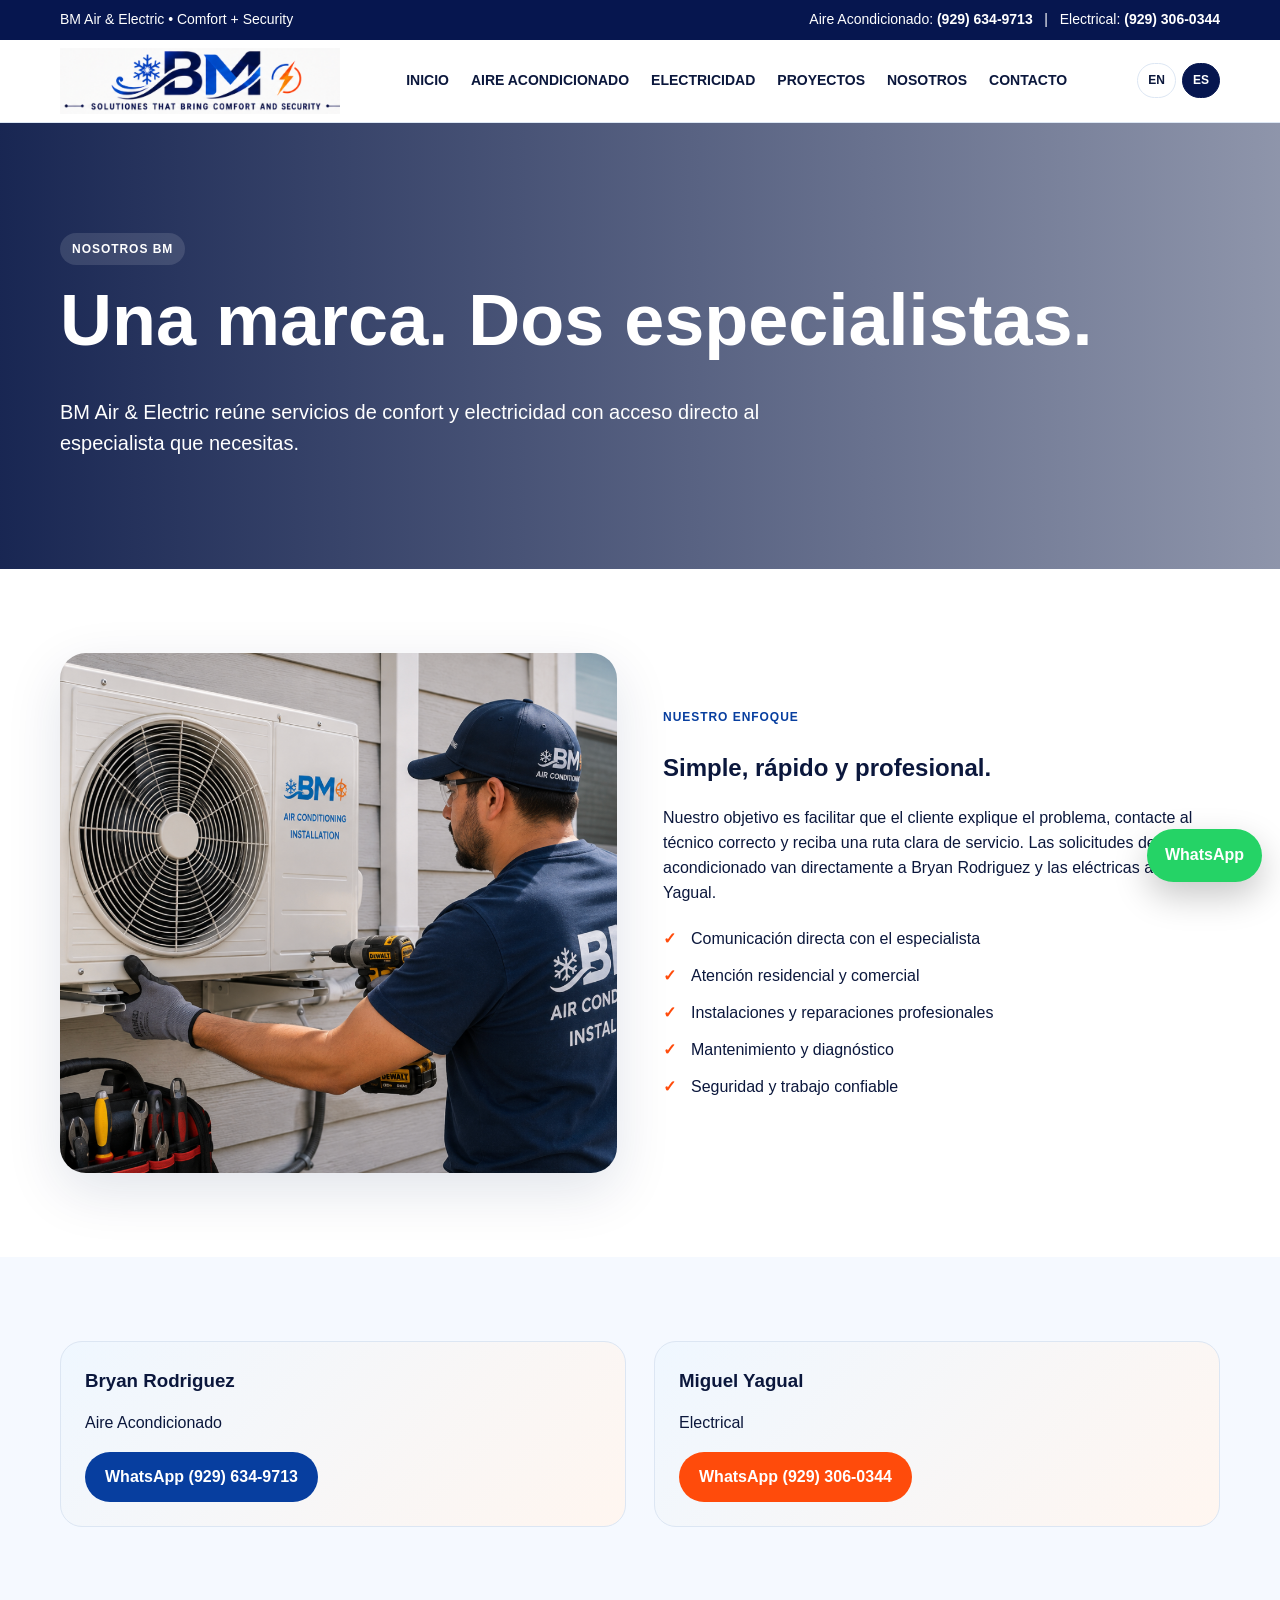
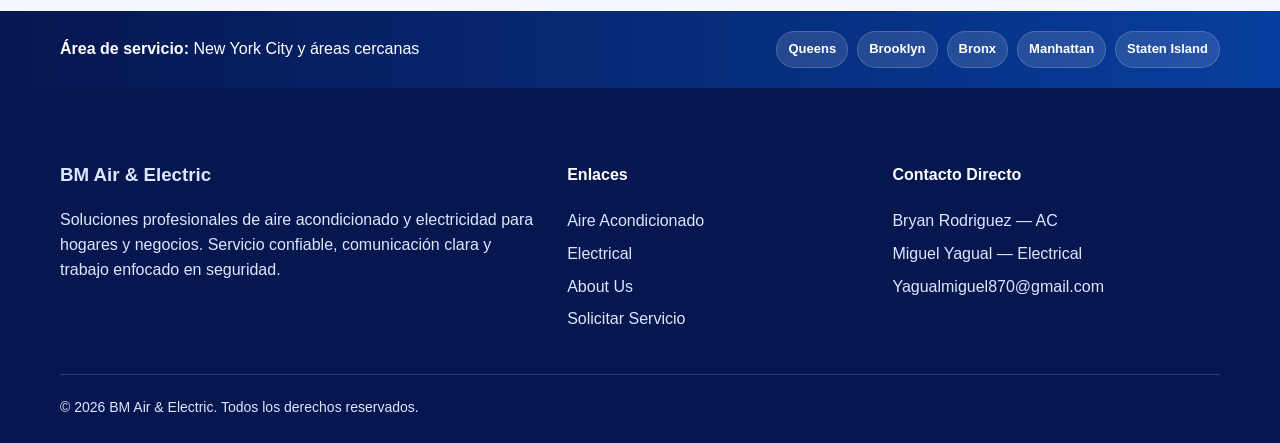
<file: es/about.html>
<!doctype html><html lang="es"><head>
<meta charset="utf-8"><meta name="viewport" content="width=device-width,initial-scale=1">
<title>Nosotros | BM Air & Electric New York</title><meta name="description" content="Conoce BM Air & Electric, servicios directos de aire acondicionado y electricidad para hogares y negocios de New York.">
<link rel="canonical" href="https://www.bmairelectric.com/es/about"><link rel="alternate" hreflang="en-US" href="https://www.bmairelectric.com/about"><link rel="alternate" hreflang="es-US" href="https://www.bmairelectric.com/es/about"><link rel="alternate" hreflang="x-default" href="https://www.bmairelectric.com/"><meta name="robots" content="index,follow">
<meta property="og:type" content="website"><meta property="og:title" content="Nosotros | BM Air &amp; Electric New York"><meta property="og:description" content="Conoce BM Air &amp; Electric, servicios directos de aire acondicionado y electricidad para hogares y negocios de New York."><meta property="og:url" content="https://www.bmairelectric.com/es/about"><meta property="og:image" content="https://www.bmairelectric.com/social/bm-air-electric-social-es.png"><meta property="og:image:width" content="1734"><meta property="og:image:height" content="907"><meta property="og:image:alt" content="BM Aire Acondicionado y Servicios Eléctricos"><meta property="og:locale" content="es_US">
<meta name="twitter:card" content="summary_large_image"><meta name="twitter:title" content="Nosotros | BM Air &amp; Electric New York"><meta name="twitter:description" content="Conoce BM Air &amp; Electric, servicios directos de aire acondicionado y electricidad para hogares y negocios de New York."><meta name="twitter:image" content="https://www.bmairelectric.com/social/bm-air-electric-social-es.png">
<link rel="stylesheet" href="../style.css"></head><body>
<div class="topbar"><div class="container">
  <div>BM Air & Electric • Comfort + Security</div>
  <div>Aire Acondicionado: <strong>(929) 634-9713</strong> &nbsp; | &nbsp; Electrical: <strong>(929) 306-0344</strong></div>
</div></div>
<header><div class="container nav">
  <a class="logo" href="../index.html"><img src="../assets/bm-logo.png" alt="BM Air & Electric"></a>
  <button class="hamb" aria-label="Open menu">☰</button>
  <nav class="menu">
    <a href="index.html">INICIO</a><a href="air-conditioning.html">AIRE ACONDICIONADO</a>
    <a href="electrical.html">ELECTRICIDAD</a><a href="projects.html">PROYECTOS</a><a href="about.html">NOSOTROS</a><a href="contact.html">CONTACTO</a>
  </nav><div class="lang-switch">
<a class="" href="../about.html">EN</a>
<a class="current" href="about.html">ES</a>
</div>
</div></header>

<section class="page-hero" style="--pagehero:url('https://hvacsoftwarefaqs.com/wp-content/uploads/2023/10/HVAC-technician-conducting-maintenance-1024x585.jpg')"><div class="container"><span class="eyebrow">NOSOTROS BM</span><h1>Una marca. Dos especialistas.</h1><p>BM Air & Electric reúne servicios de confort y electricidad con acceso directo al especialista que necesitas.</p></div></section>
<section class="section"><div class="container split"><img src="../assets/services/about-technician.png" alt="BM Air & Electric technician"><div><span class="tag">NUESTRO ENFOQUE</span><h2>Simple, rápido y profesional.</h2><p>Nuestro objetivo es facilitar que el cliente explique el problema, contacte al técnico correcto y reciba una ruta clara de servicio. Las solicitudes de aire acondicionado van directamente a Bryan Rodriguez y las eléctricas a Miguel Yagual.</p><div class="checks"><div>Comunicación directa con el especialista</div><div>Atención residencial y comercial</div><div>Instalaciones y reparaciones profesionales</div><div>Mantenimiento y diagnóstico</div><div>Seguridad y trabajo confiable</div></div></div></div></section>
<section class="section section-soft"><div class="container grid-2"><div class="owner-box"><h3>Bryan Rodriguez</h3><p>Aire Acondicionado</p><a class="btn btn-blue" href="https://wa.me/19296349713" target="_blank">WhatsApp (929) 634-9713</a></div><div class="owner-box"><h3>Miguel Yagual</h3><p>Electrical</p><a class="btn btn-orange" href="https://wa.me/19293060344" target="_blank">WhatsApp (929) 306-0344</a></div></div></section>

<section class="area-strip"><div class="container"><div><strong>Área de servicio:</strong> New York City y áreas cercanas</div><div class="area-list"><span>Queens</span><span>Brooklyn</span><span>Bronx</span><span>Manhattan</span><span>Staten Island</span></div></div></section>
<footer><div class="container">
  <div class="footer-grid">
    <div><h3>BM Air & Electric</h3><p>Soluciones profesionales de aire acondicionado y electricidad para hogares y negocios. Servicio confiable, comunicación clara y trabajo enfocado en seguridad.</p></div>
    <div><h4>Enlaces</h4><a href="../air-conditioning.html">Aire Acondicionado</a><a href="../electrical.html">Electrical</a><a href="../about.html">About Us</a><a href="../contact.html">Solicitar Servicio</a></div>
    <div><h4>Contacto Directo</h4><a href="https://wa.me/19296349713" target="_blank">Bryan Rodriguez — AC</a><a href="https://wa.me/19293060344" target="_blank">Miguel Yagual — Electrical</a><a href="mailto:Yagualmiguel870@gmail.com">Yagualmiguel870@gmail.com</a></div>
  </div>
  <div class="footer-bottom">© 2026 BM Air & Electric. Todos los derechos reservados.</div>
</div></footer>
<a class="float" href="https://wa.me/19293060344?text=Hello%20BM%20Air%20%26%20Electric%2C%20I%20need%20service." target="_blank">WhatsApp</a>
<script src="../script.js"></script>
</body></html>
</file>
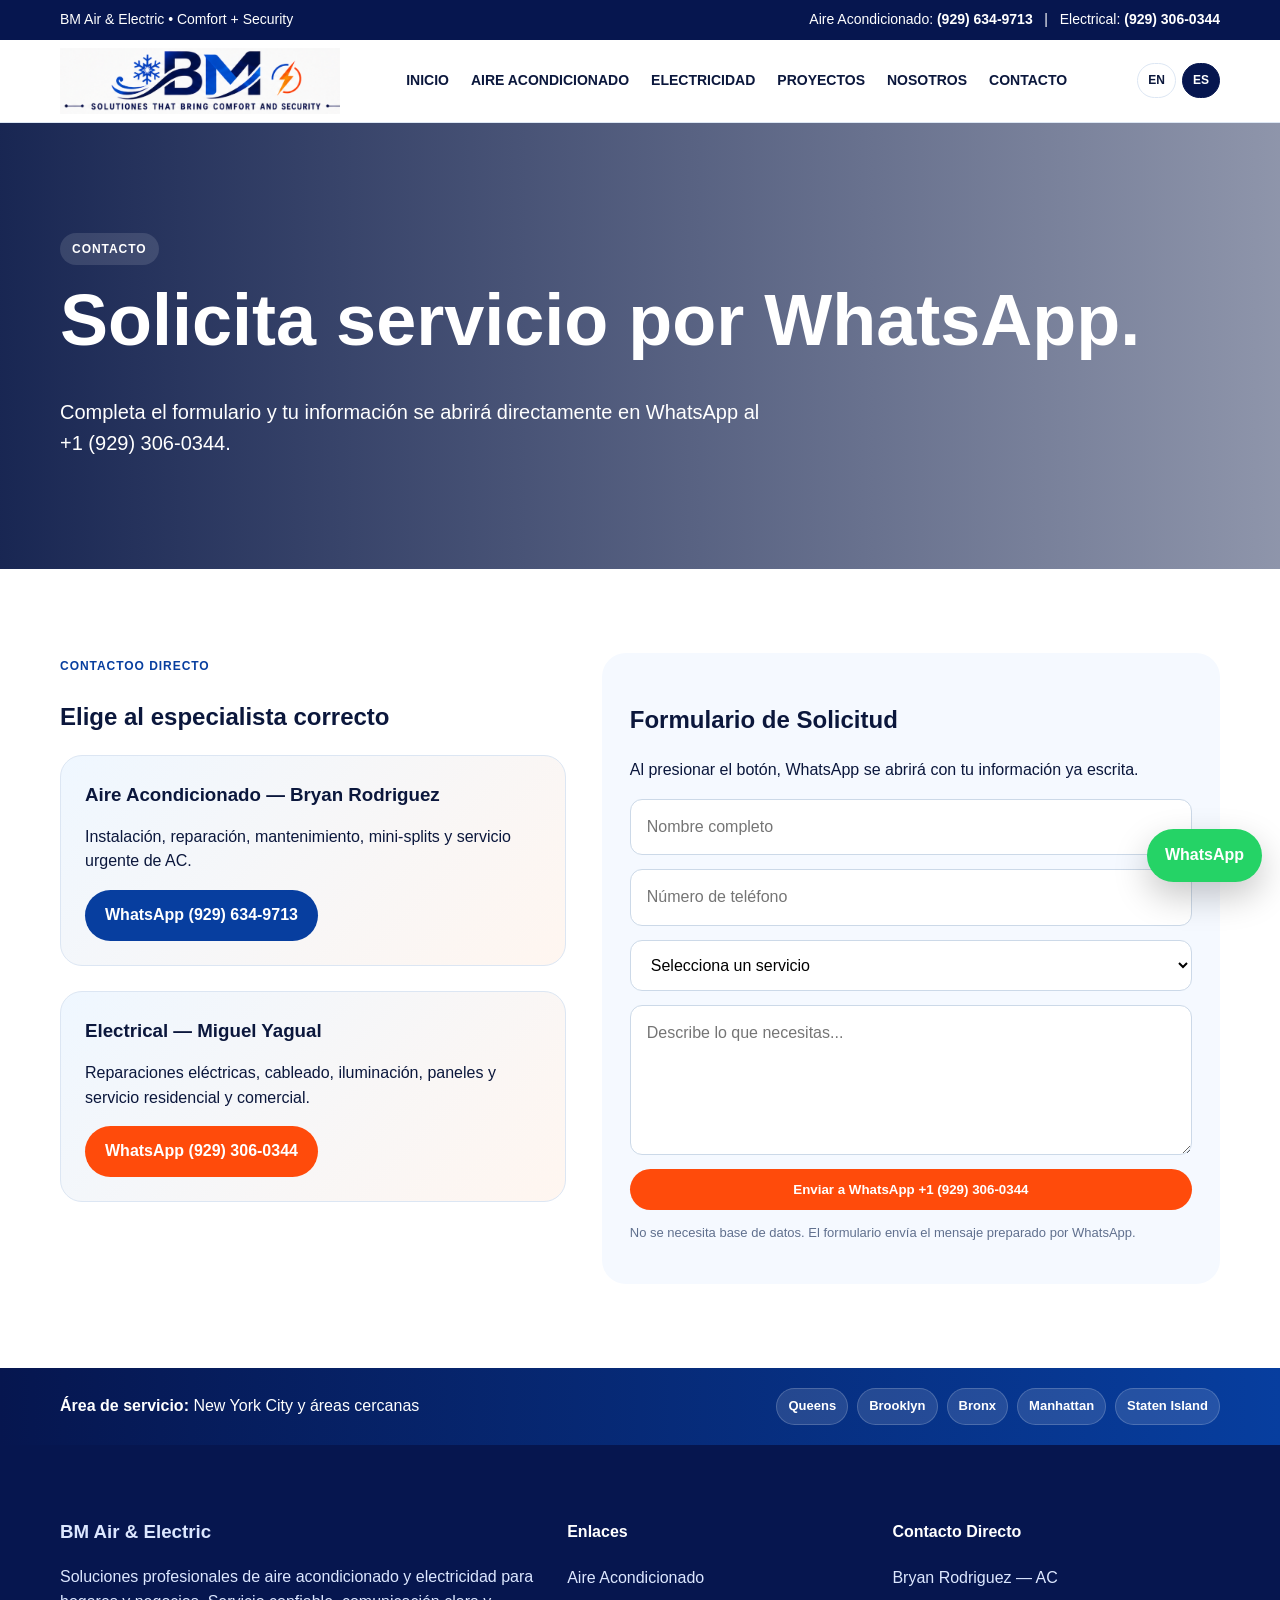
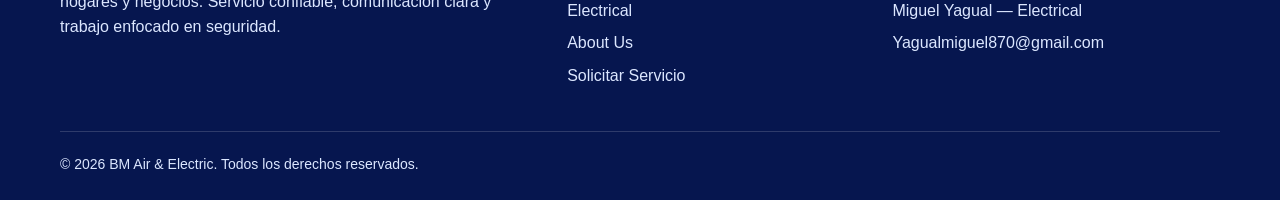
<file: es/contact.html>
<!doctype html><html lang="es"><head>
<meta charset="utf-8"><meta name="viewport" content="width=device-width,initial-scale=1">
<title>Contacto BM Air & Electric | Servicio por WhatsApp</title><meta name="description" content="Solicita aire acondicionado o servicio eléctrico en New York. Contacta a Bryan para AC o Miguel para electricidad por WhatsApp.">
<link rel="canonical" href="https://www.bmairelectric.com/es/contact"><link rel="alternate" hreflang="en-US" href="https://www.bmairelectric.com/contact"><link rel="alternate" hreflang="es-US" href="https://www.bmairelectric.com/es/contact"><link rel="alternate" hreflang="x-default" href="https://www.bmairelectric.com/"><meta name="robots" content="index,follow">
<meta property="og:type" content="website"><meta property="og:title" content="Contacto BM Air &amp; Electric | Servicio por WhatsApp"><meta property="og:description" content="Solicita aire acondicionado o servicio eléctrico en New York. Contacta a Bryan para AC o Miguel para electricidad por WhatsApp."><meta property="og:url" content="https://www.bmairelectric.com/es/contact"><meta property="og:image" content="https://www.bmairelectric.com/social/bm-air-electric-social-es.png"><meta property="og:image:width" content="1734"><meta property="og:image:height" content="907"><meta property="og:image:alt" content="BM Aire Acondicionado y Servicios Eléctricos"><meta property="og:locale" content="es_US">
<meta name="twitter:card" content="summary_large_image"><meta name="twitter:title" content="Contacto BM Air &amp; Electric | Servicio por WhatsApp"><meta name="twitter:description" content="Solicita aire acondicionado o servicio eléctrico en New York. Contacta a Bryan para AC o Miguel para electricidad por WhatsApp."><meta name="twitter:image" content="https://www.bmairelectric.com/social/bm-air-electric-social-es.png">
<link rel="stylesheet" href="../style.css"></head><body>
<div class="topbar"><div class="container">
  <div>BM Air & Electric • Comfort + Security</div>
  <div>Aire Acondicionado: <strong>(929) 634-9713</strong> &nbsp; | &nbsp; Electrical: <strong>(929) 306-0344</strong></div>
</div></div>
<header><div class="container nav">
  <a class="logo" href="../index.html"><img src="../assets/bm-logo.png" alt="BM Air & Electric"></a>
  <button class="hamb" aria-label="Open menu">☰</button>
  <nav class="menu">
    <a href="index.html">INICIO</a><a href="air-conditioning.html">AIRE ACONDICIONADO</a>
    <a href="electrical.html">ELECTRICIDAD</a><a href="projects.html">PROYECTOS</a><a href="about.html">NOSOTROS</a><a href="contact.html">CONTACTO</a>
  </nav><div class="lang-switch">
<a class="" href="../contact.html">EN</a>
<a class="current" href="contact.html">ES</a>
</div>
</div></header>

<section class="page-hero" style="--pagehero:url('https://loremflickr.com/1800/900/customer-service,technician')"><div class="container"><span class="eyebrow">CONTACTO</span><h1>Solicita servicio por WhatsApp.</h1><p>Completa el formulario y tu información se abrirá directamente en WhatsApp al +1 (929) 306-0344.</p></div></section>
<section class="section"><div class="container contact-grid">
<div><span class="tag">CONTACTOO DIRECTO</span><h2>Elige al especialista correcto</h2>
<div class="owner-box"><h3>Aire Acondicionado — Bryan Rodriguez</h3><p>Instalación, reparación, mantenimiento, mini-splits y servicio urgente de AC.</p><a class="btn btn-blue" target="_blank" href="https://wa.me/19296349713?text=Hello%20Bryan%2C%20I%20need%20AC%20service.">WhatsApp (929) 634-9713</a></div><br>
<div class="owner-box"><h3>Electrical — Miguel Yagual</h3><p>Reparaciones eléctricas, cableado, iluminación, paneles y servicio residencial y comercial.</p><a class="btn btn-orange" target="_blank" href="https://wa.me/19293060344?text=Hello%20Miguel%2C%20I%20need%20electrical%20service.">WhatsApp (929) 306-0344</a></div></div>
<div class="contact-panel"><h2>Formulario de Solicitud</h2><p>Al presionar el botón, WhatsApp se abrirá con tu información ya escrita.</p>
<form onsubmit="sendWhatsApp(event)">
<input name="name" required placeholder="Nombre completo">
<input name="phone" required placeholder="Número de teléfono">
<select name="service" required><option value="">Selecciona un servicio</option><option>Aire Acondicionado - Installation</option><option>Aire Acondicionado - Repair</option><option>Aire Acondicionado - Maintenance</option><option>Aire Acondicionado - Emergency</option><option>Electrical - Repair</option><option>Electrical - Installation</option><option>Electrical - Residential</option><option>Electrical - Commercial</option><option>Other</option></select>
<textarea name="message" required placeholder="Describe lo que necesitas..."></textarea>
<button class="btn btn-orange" type="submit">Enviar a WhatsApp +1 (929) 306-0344</button>
</form><p class="note">No se necesita base de datos. El formulario envía el mensaje preparado por WhatsApp.</p></div>
</div></section>

<section class="area-strip"><div class="container"><div><strong>Área de servicio:</strong> New York City y áreas cercanas</div><div class="area-list"><span>Queens</span><span>Brooklyn</span><span>Bronx</span><span>Manhattan</span><span>Staten Island</span></div></div></section>
<footer><div class="container">
  <div class="footer-grid">
    <div><h3>BM Air & Electric</h3><p>Soluciones profesionales de aire acondicionado y electricidad para hogares y negocios. Servicio confiable, comunicación clara y trabajo enfocado en seguridad.</p></div>
    <div><h4>Enlaces</h4><a href="../air-conditioning.html">Aire Acondicionado</a><a href="../electrical.html">Electrical</a><a href="../about.html">About Us</a><a href="../contact.html">Solicitar Servicio</a></div>
    <div><h4>Contacto Directo</h4><a href="https://wa.me/19296349713" target="_blank">Bryan Rodriguez — AC</a><a href="https://wa.me/19293060344" target="_blank">Miguel Yagual — Electrical</a><a href="mailto:Yagualmiguel870@gmail.com">Yagualmiguel870@gmail.com</a></div>
  </div>
  <div class="footer-bottom">© 2026 BM Air & Electric. Todos los derechos reservados.</div>
</div></footer>
<a class="float" href="https://wa.me/19293060344?text=Hello%20BM%20Air%20%26%20Electric%2C%20I%20need%20service." target="_blank">WhatsApp</a>
<script src="../script.js"></script>
</body></html>
</file>
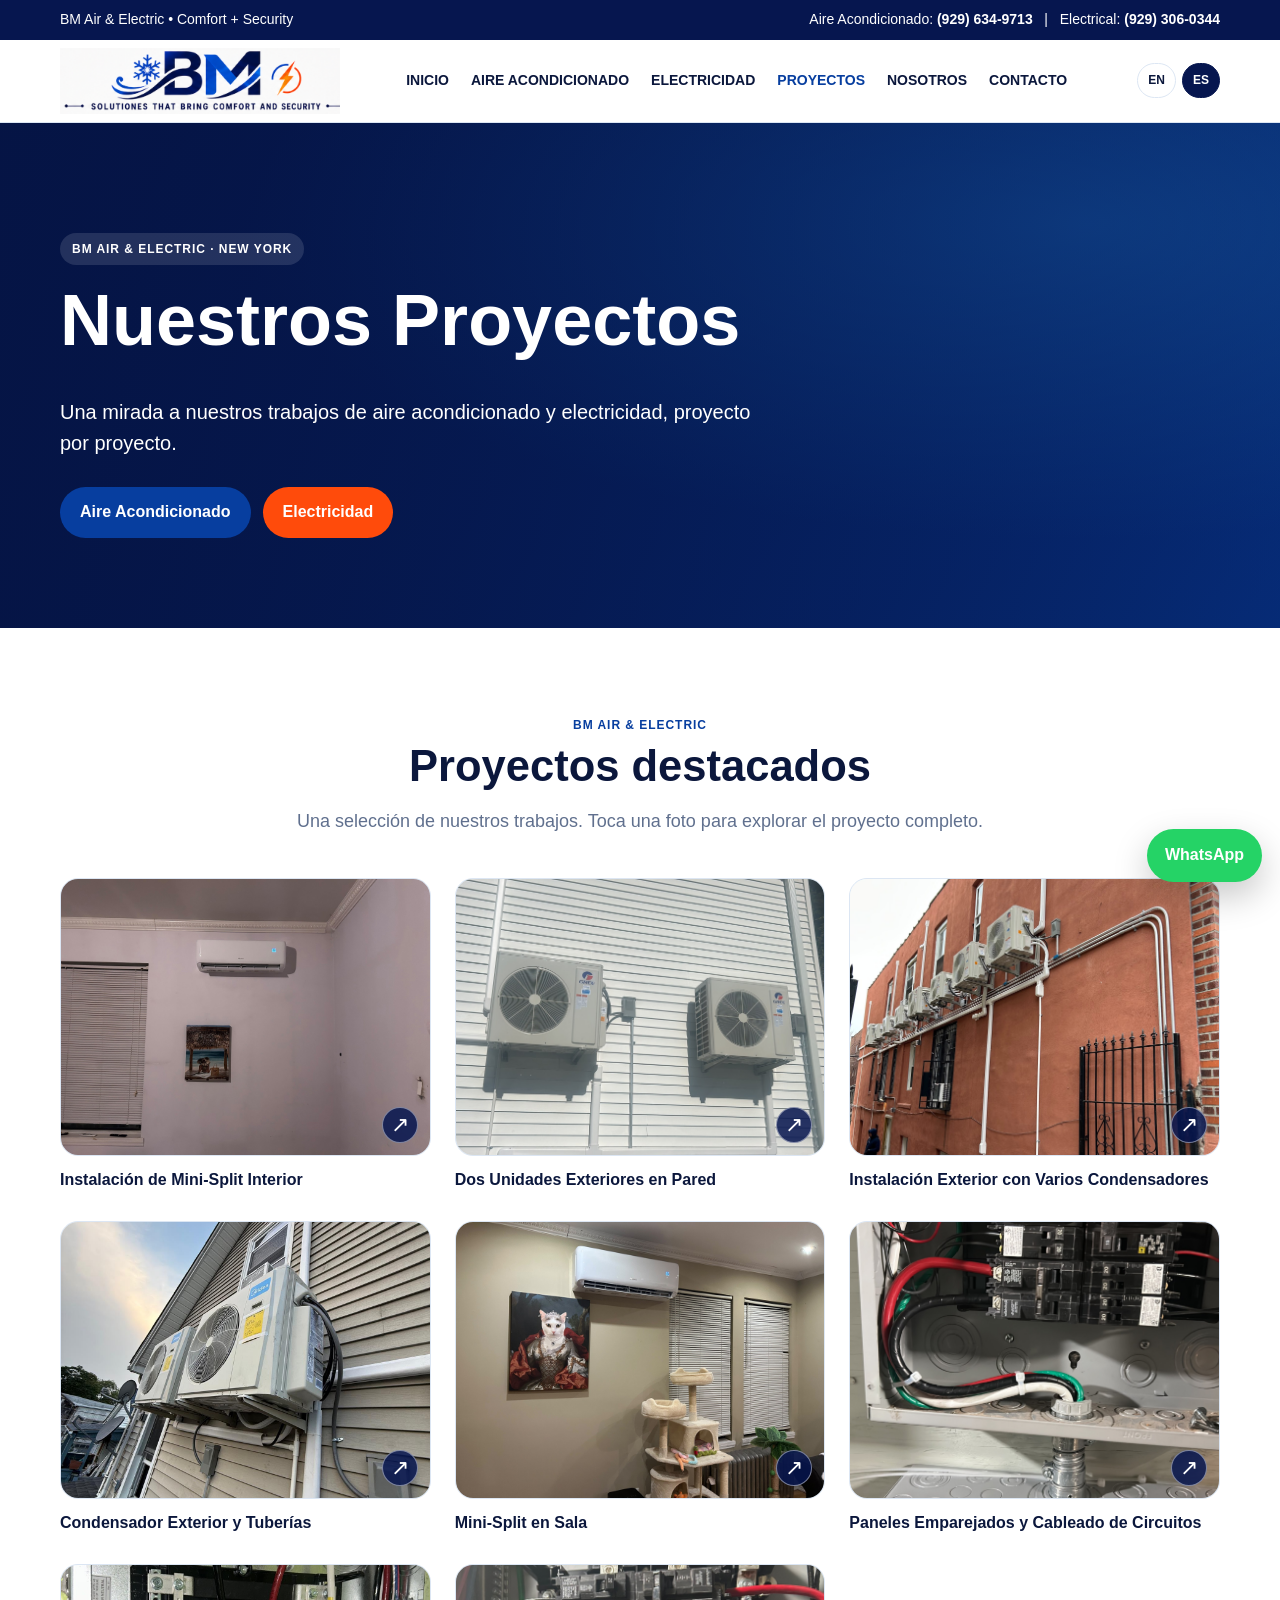
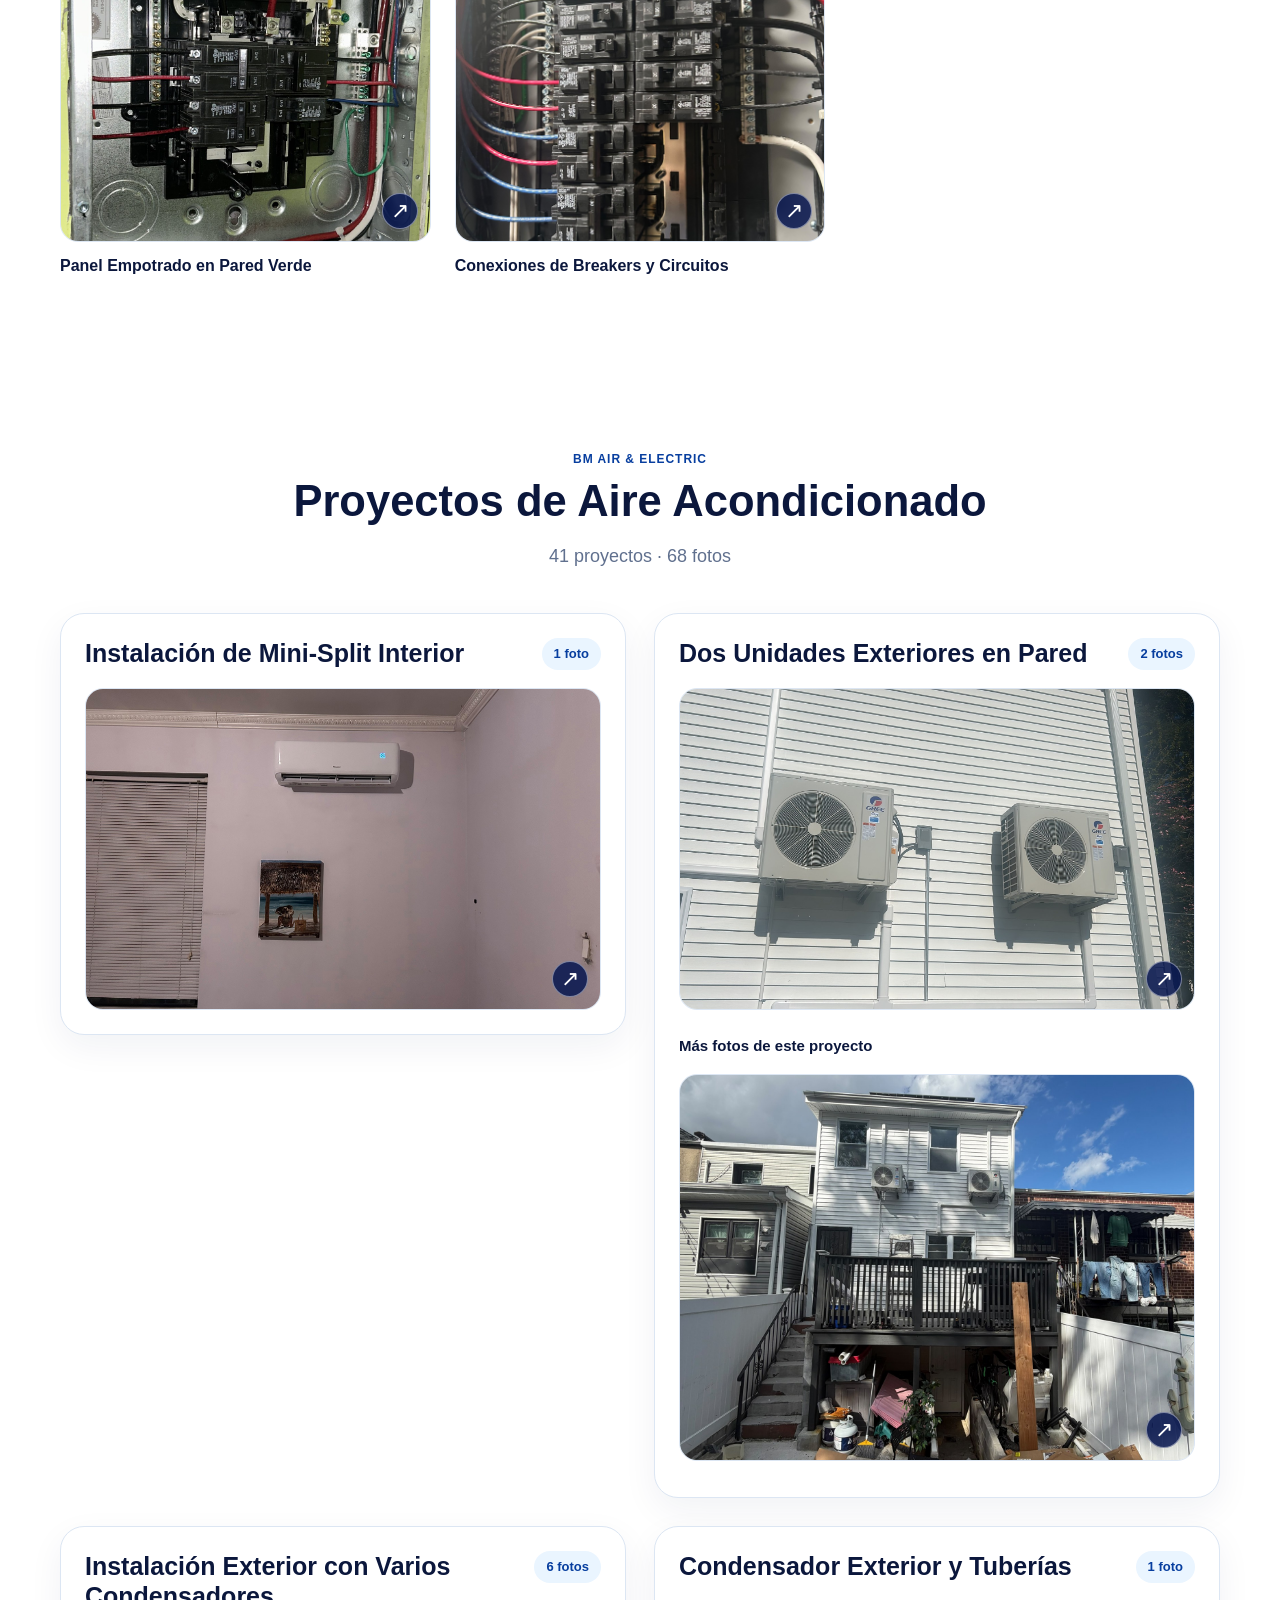
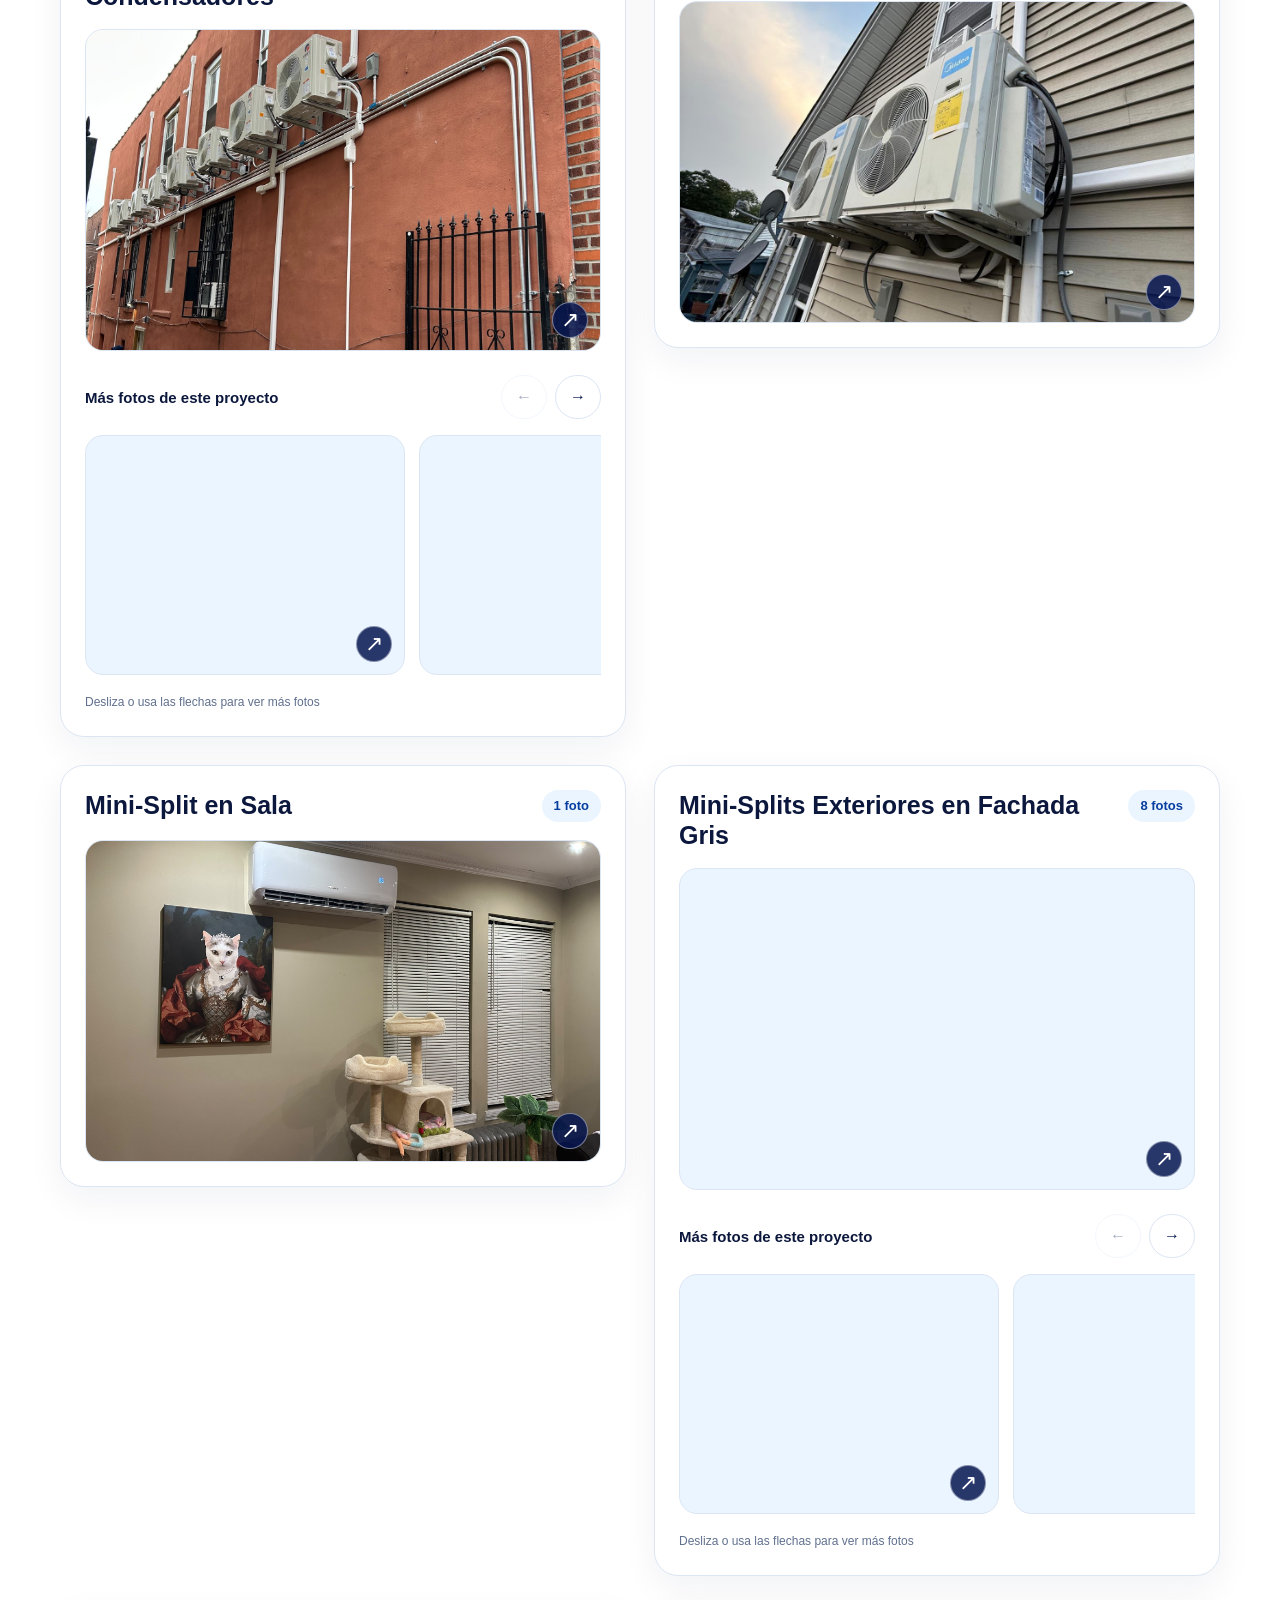
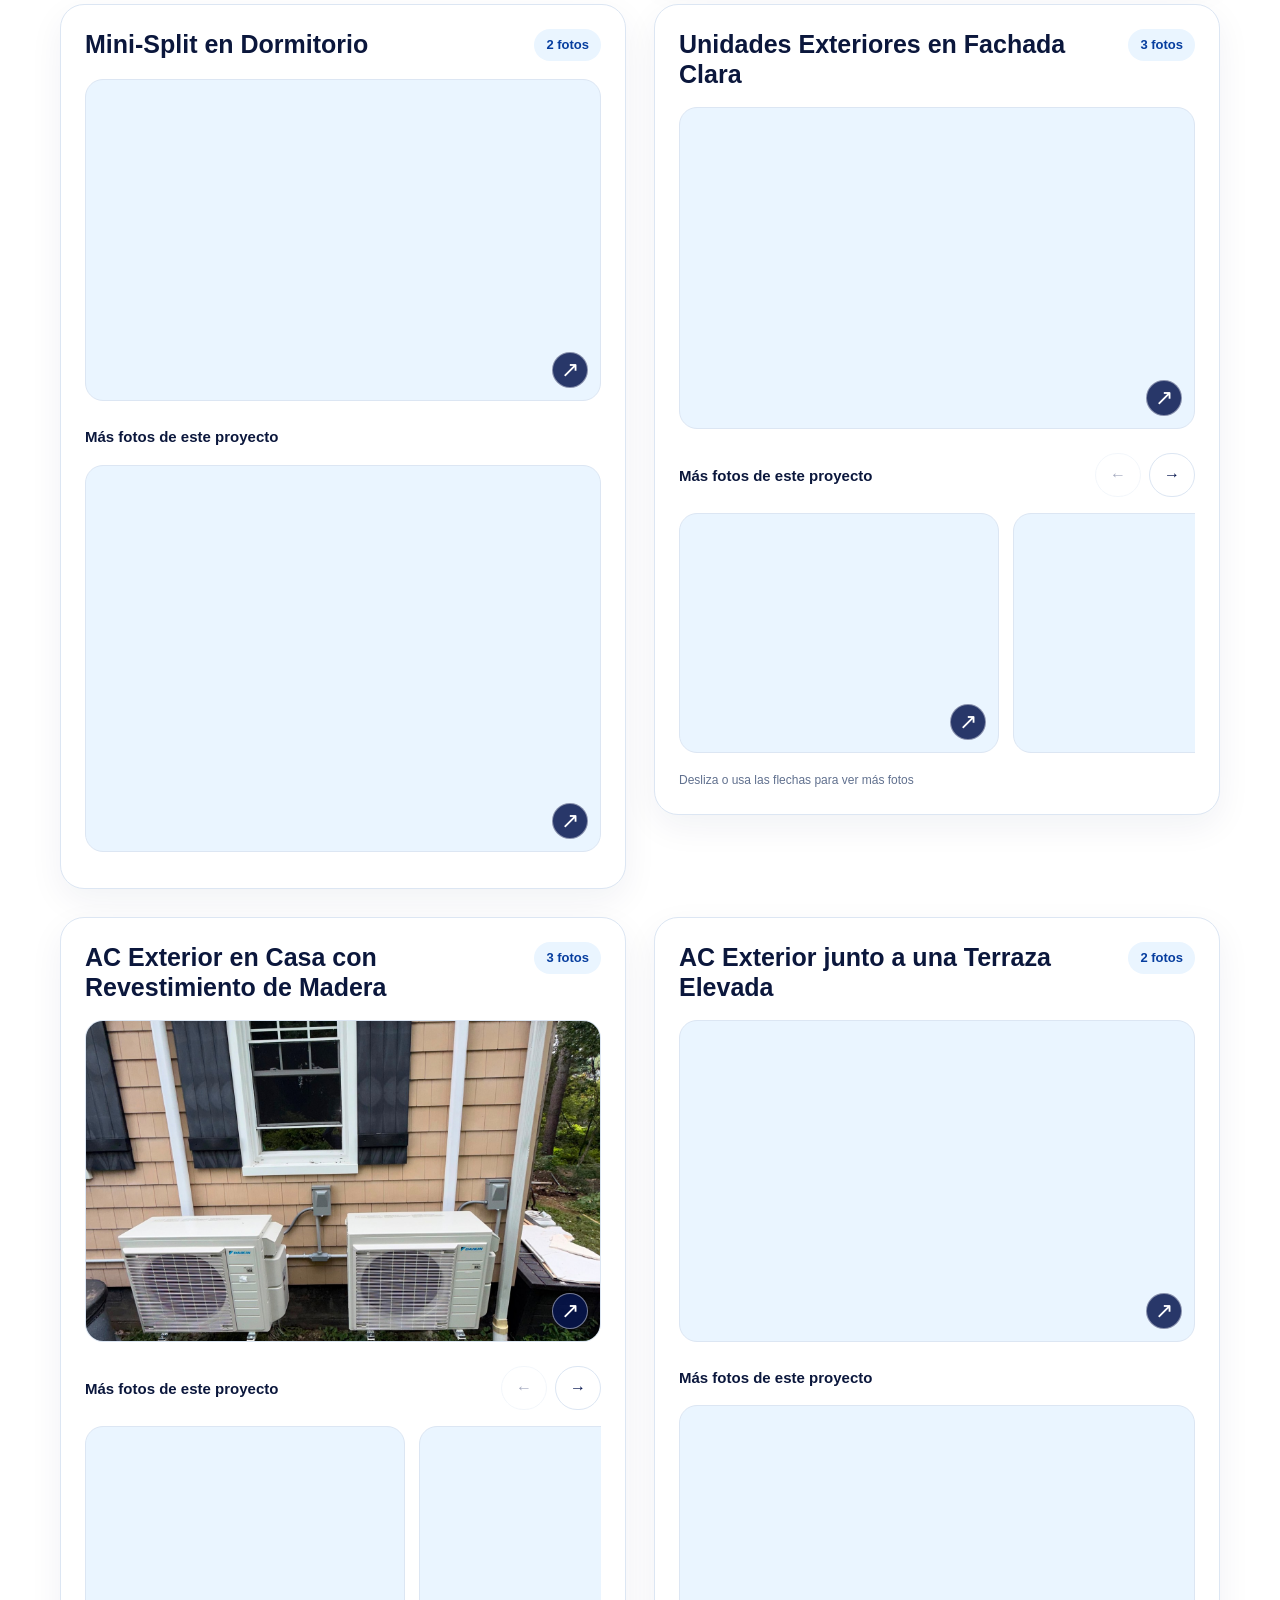
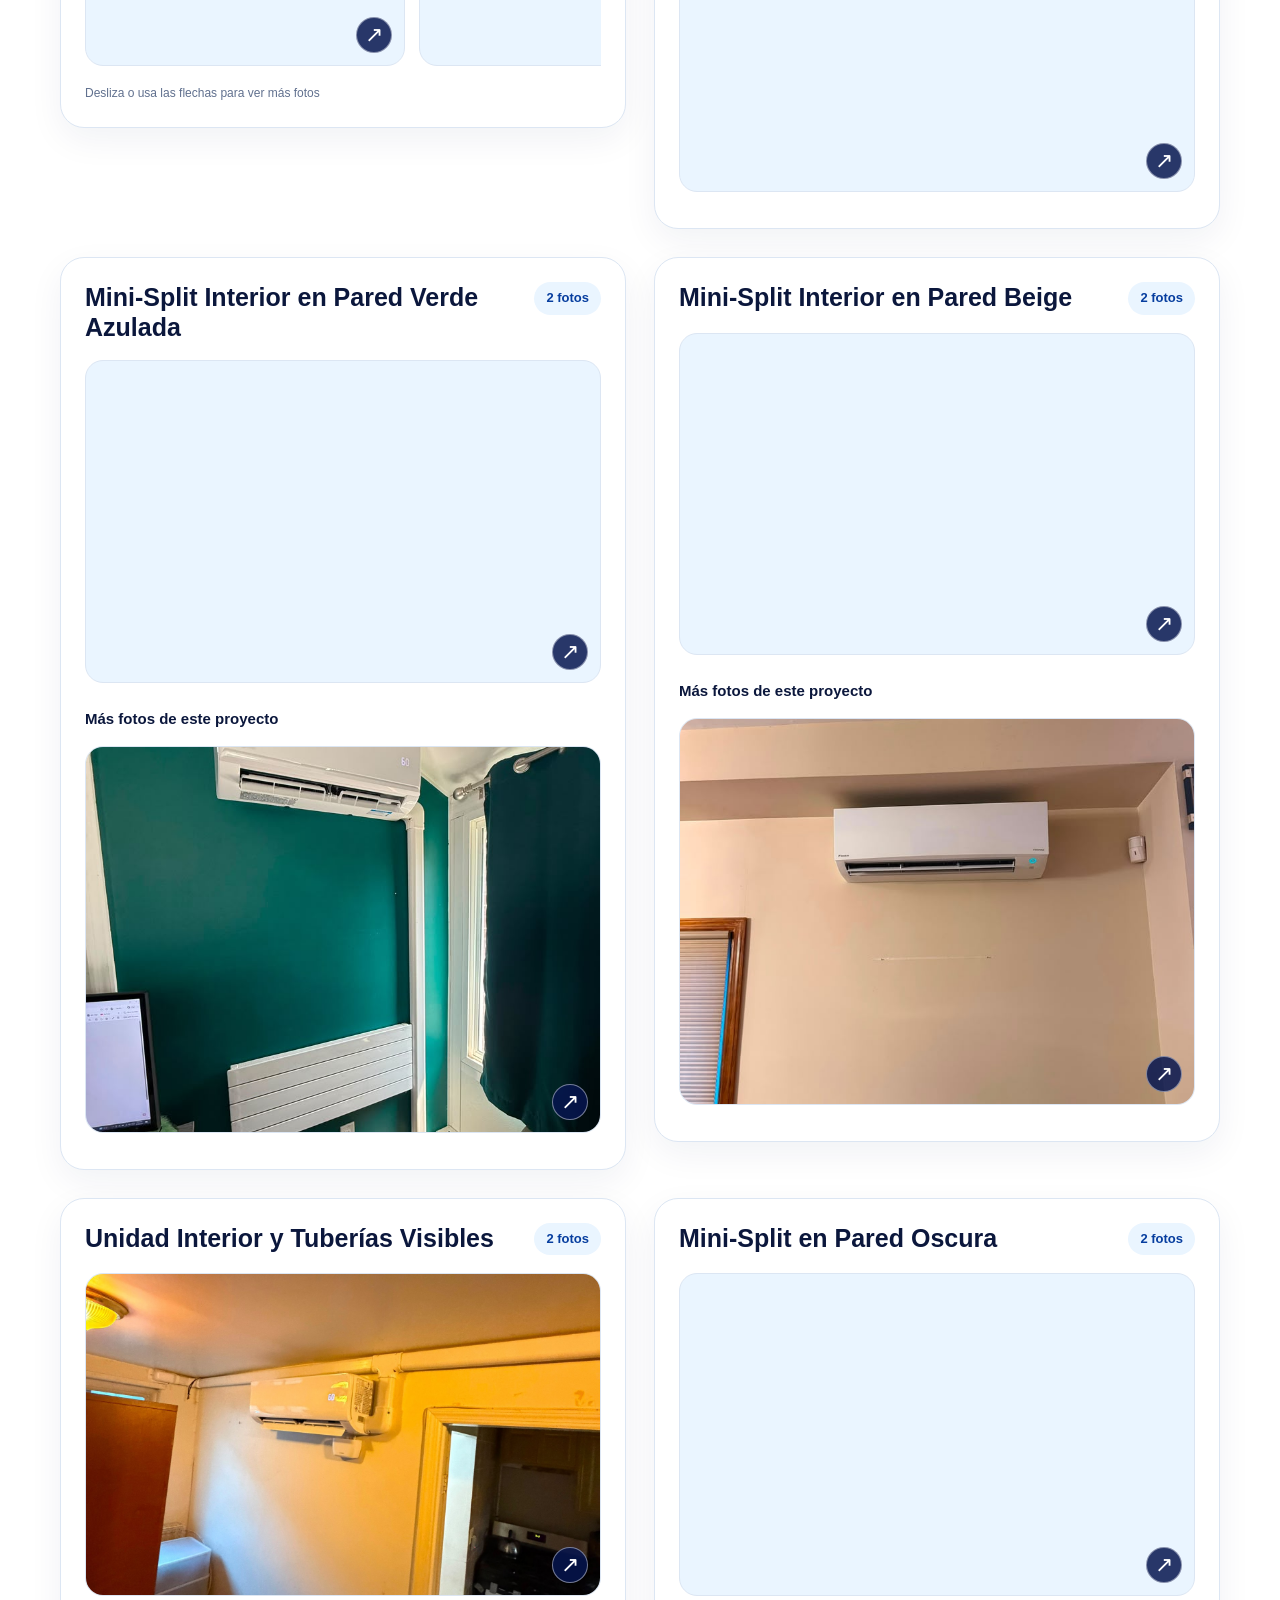
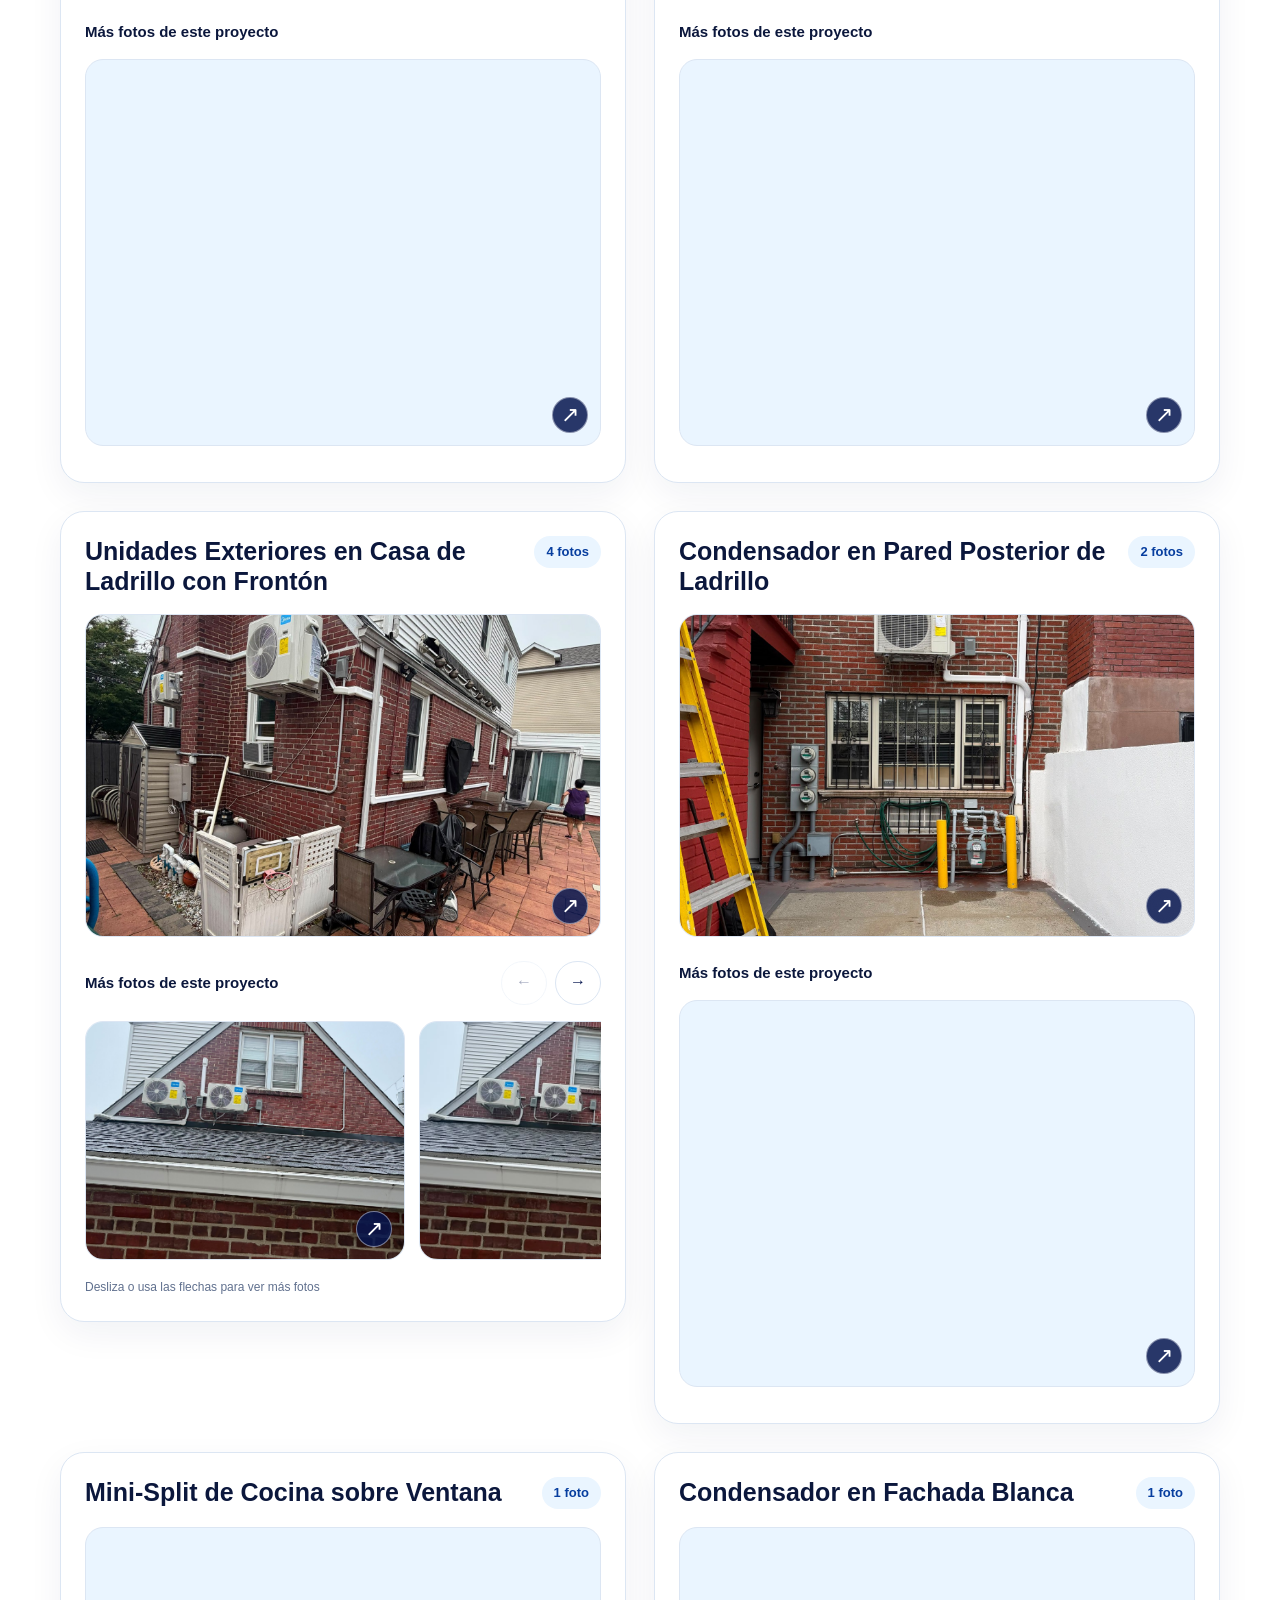
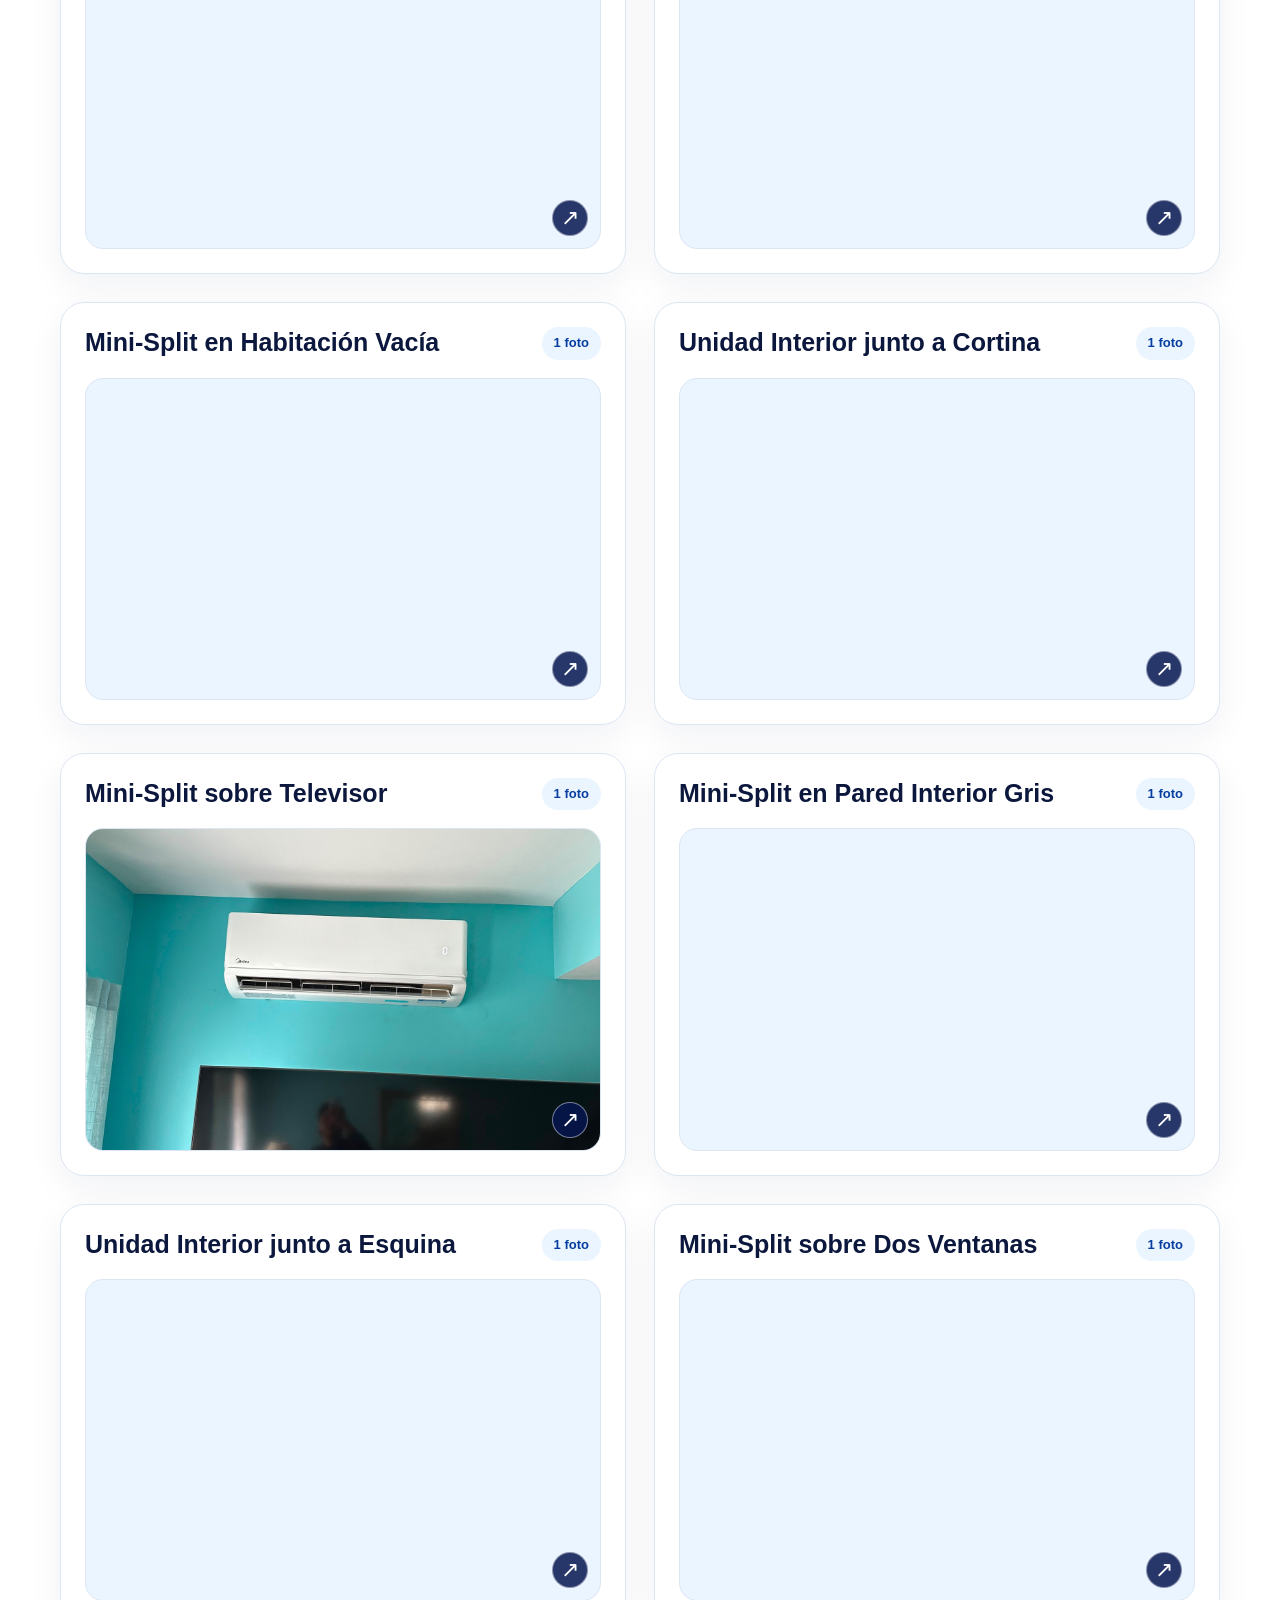
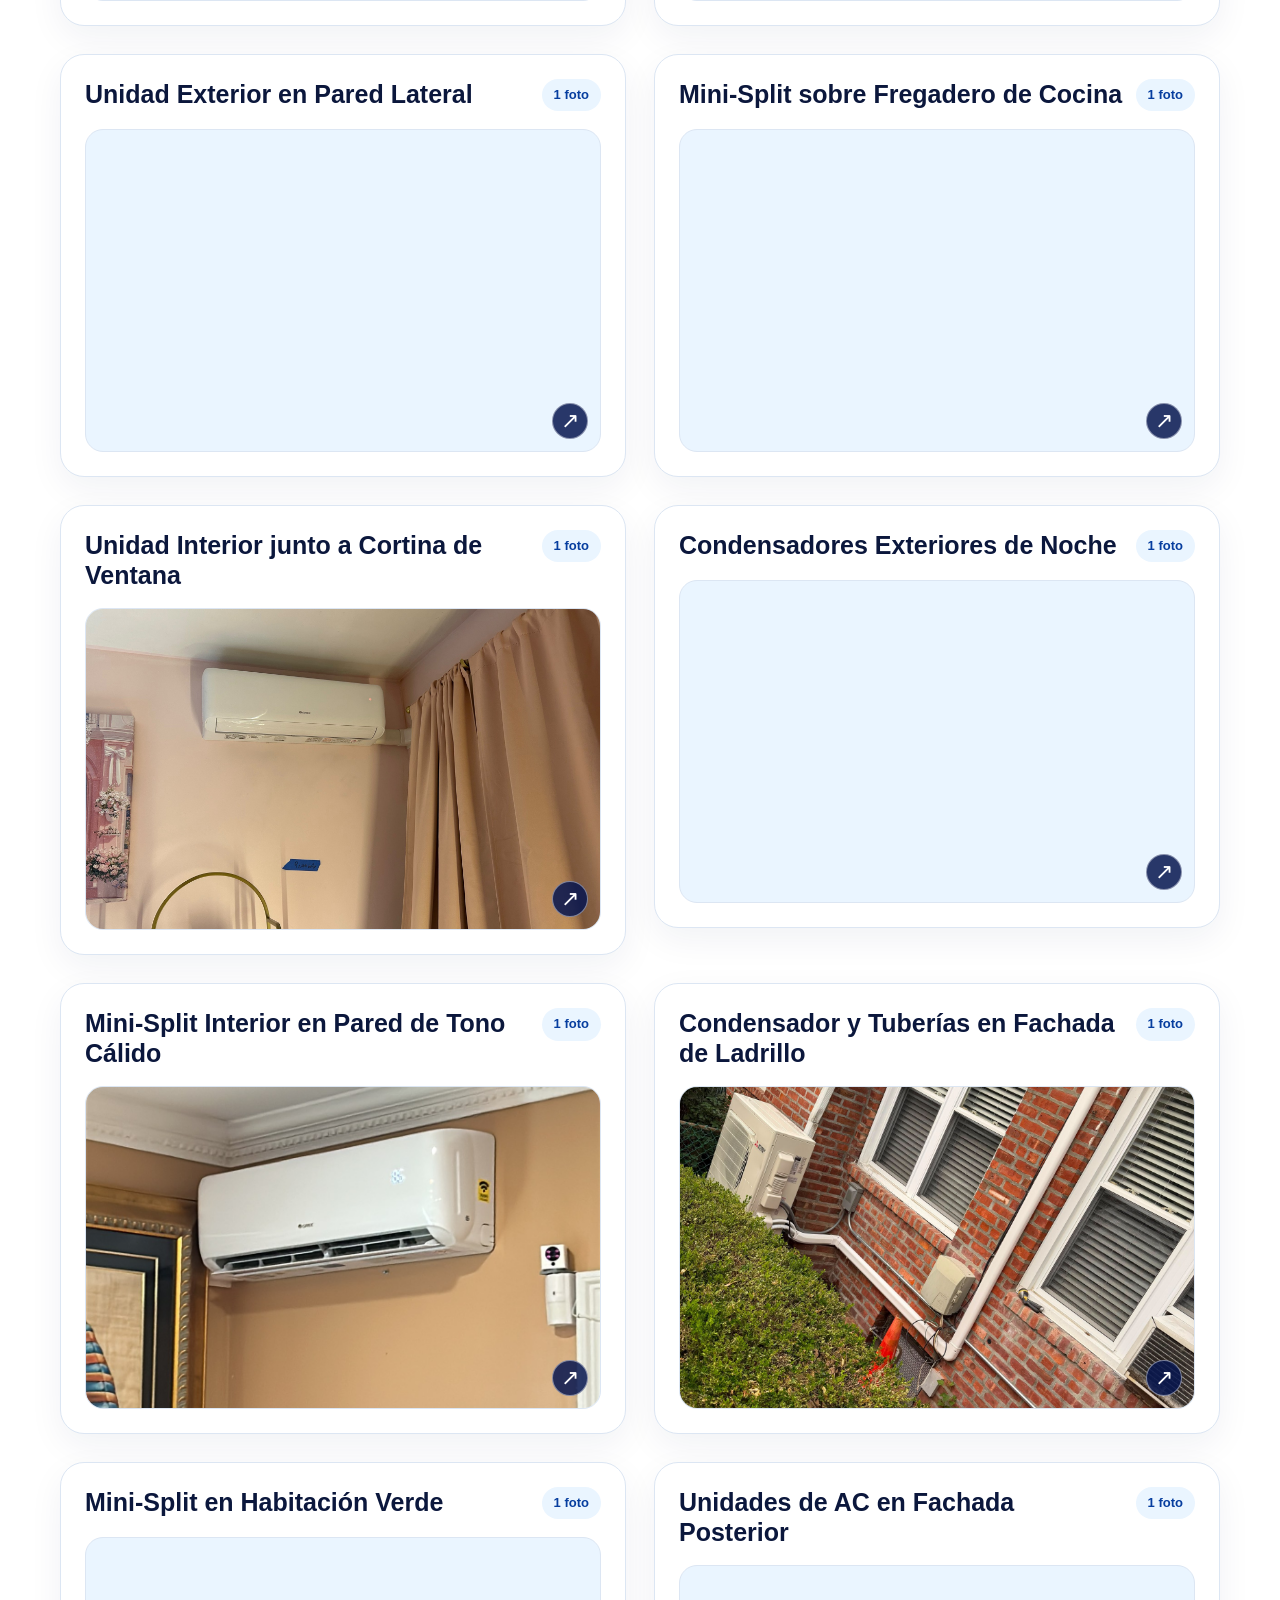
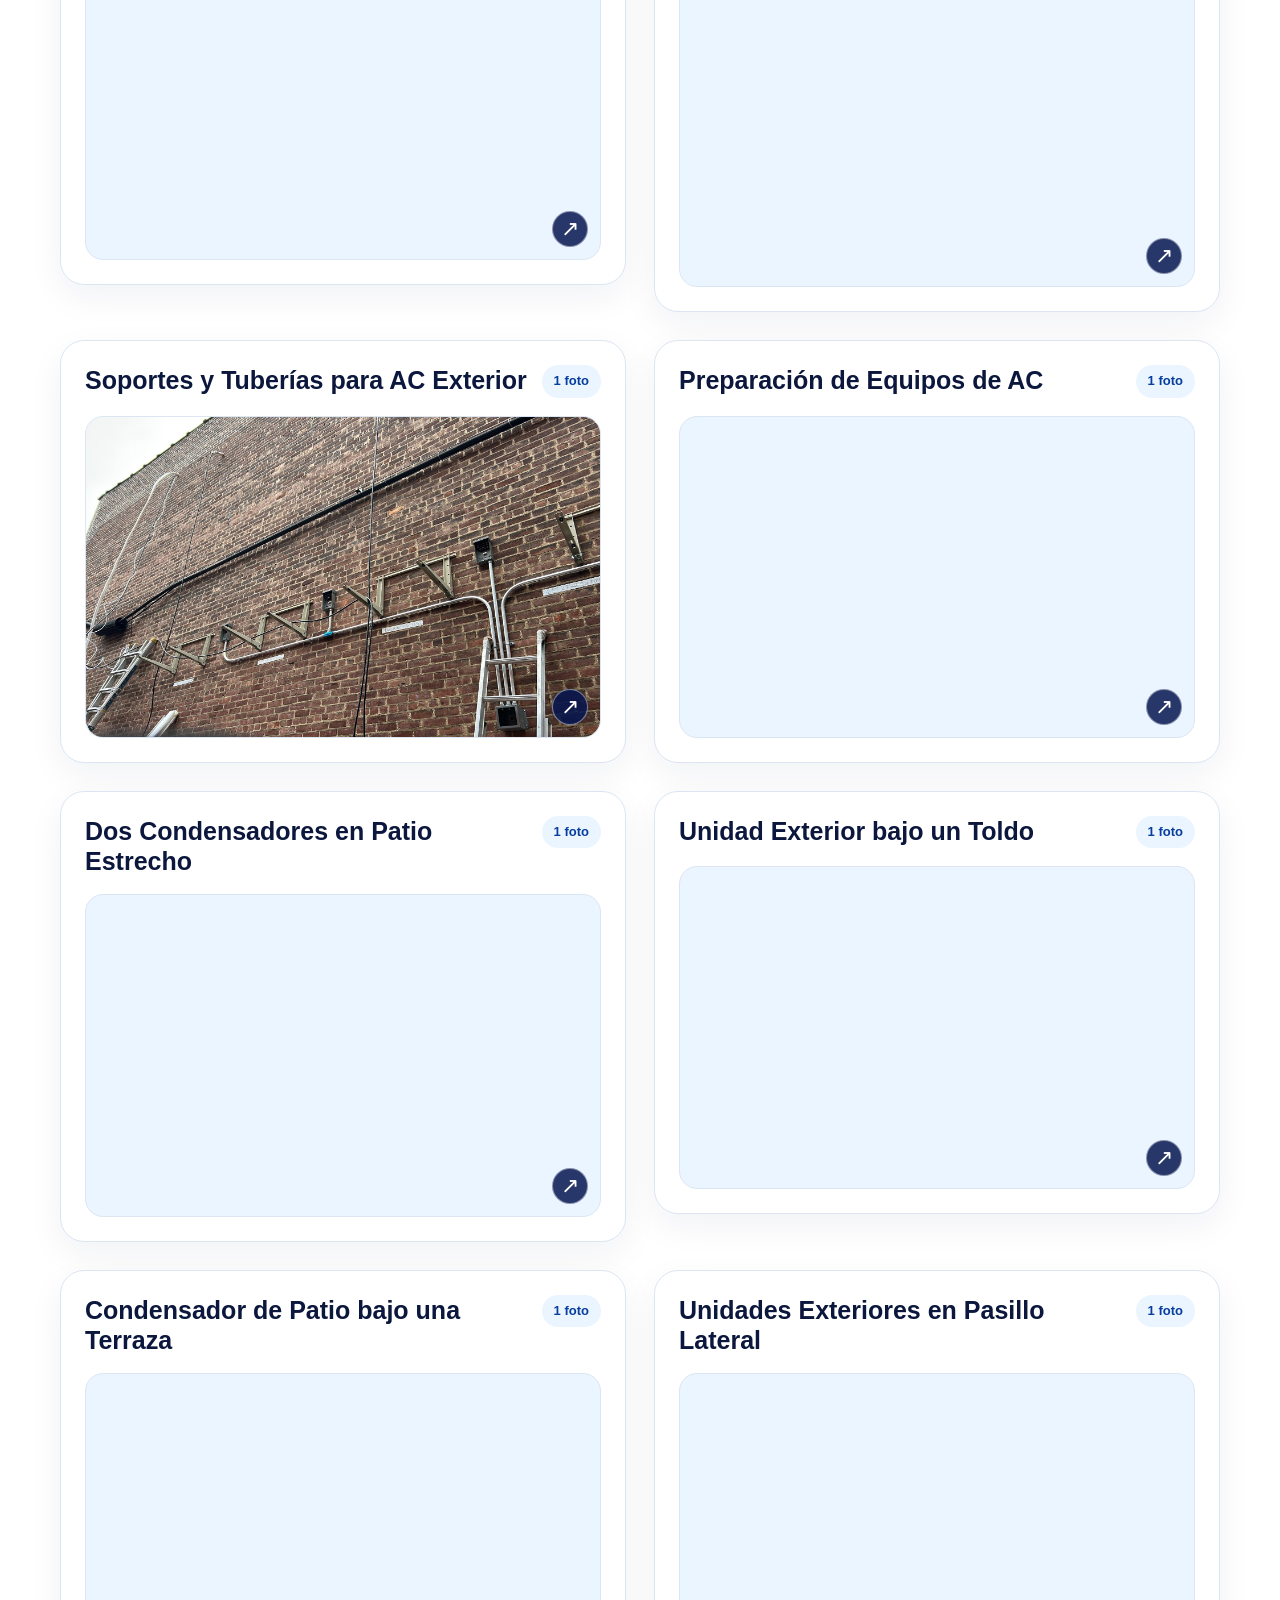
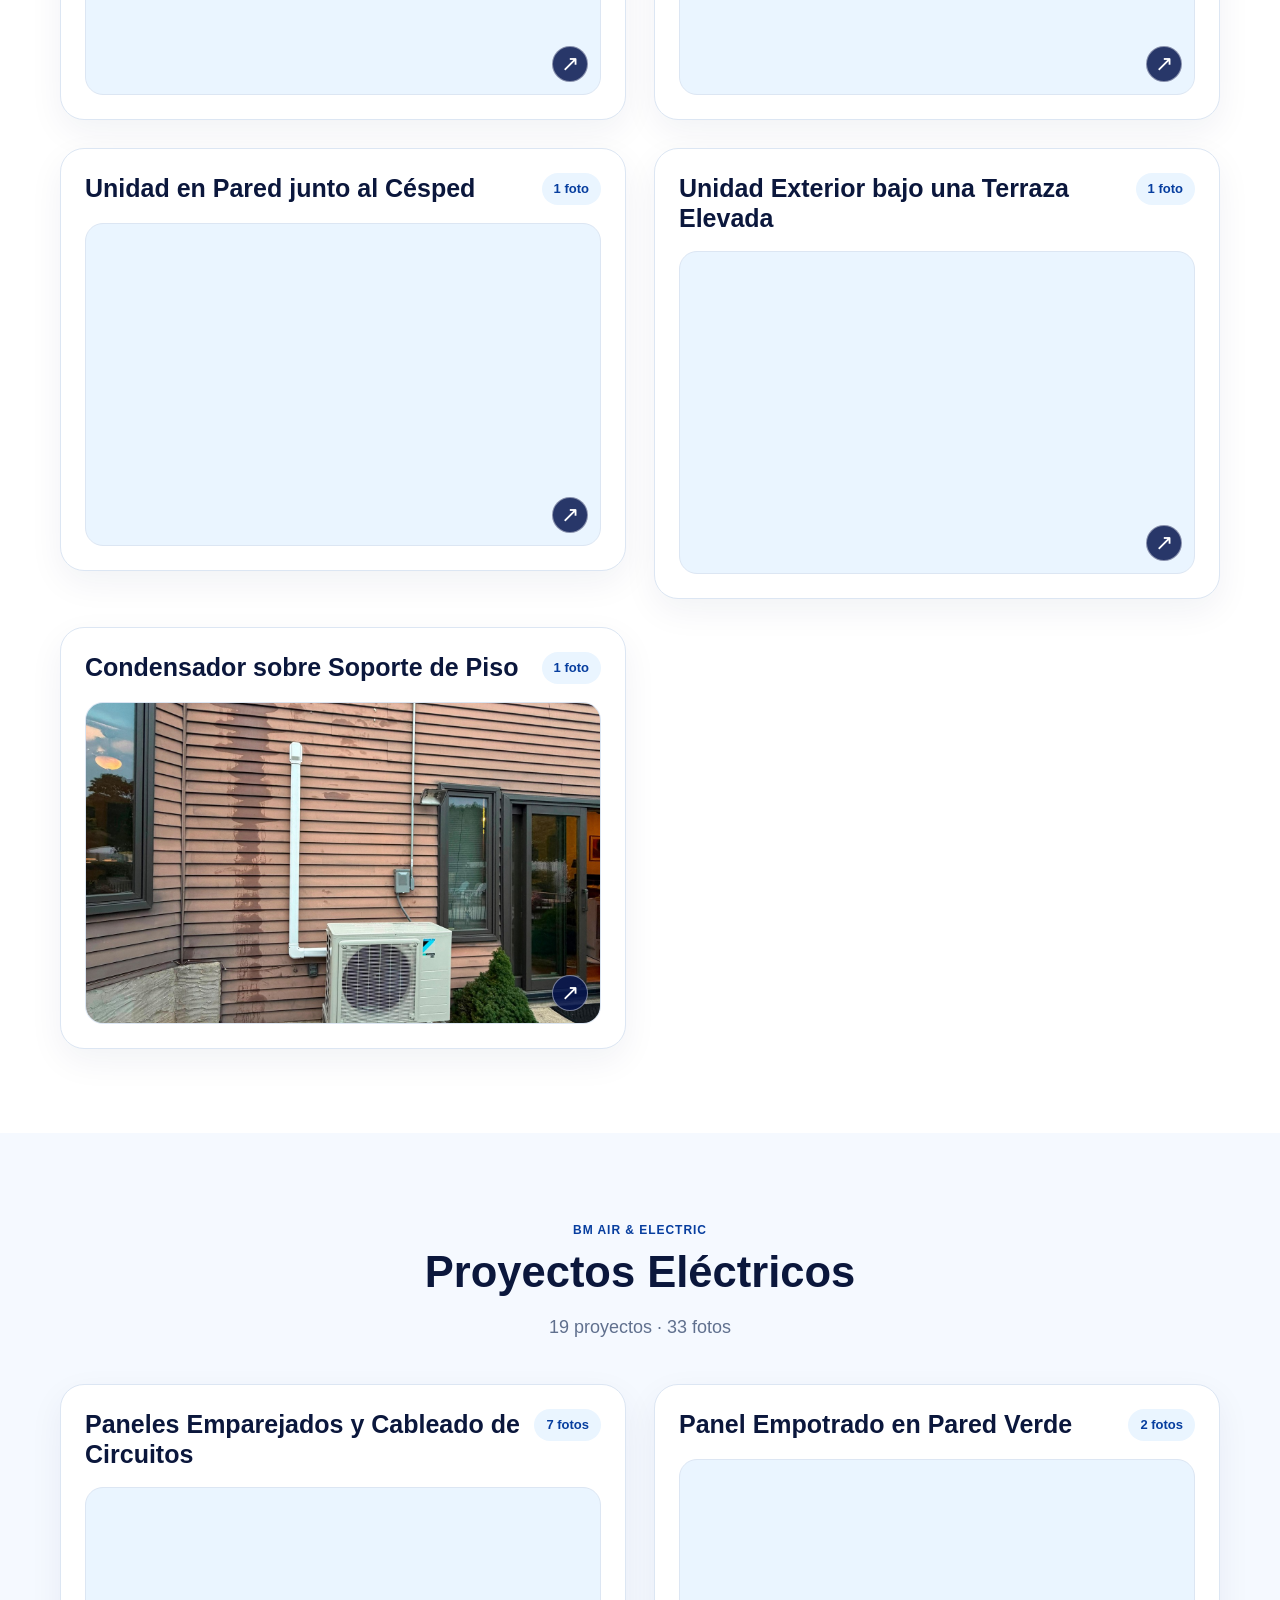
<file: es/projects.html>
<!doctype html><html lang="es"><head>
<meta charset="utf-8"><meta name="viewport" content="width=device-width,initial-scale=1">
<title>Nuestros Proyectos | BM Air & Electric New York</title><meta name="description" content="Conoce proyectos de aire acondicionado y electricidad realizados por BM Air & Electric en New York.">
<link rel="canonical" href="https://www.bmairelectric.com/es/projects"><link rel="alternate" hreflang="en-US" href="https://www.bmairelectric.com/projects"><link rel="alternate" hreflang="es-US" href="https://www.bmairelectric.com/es/projects"><link rel="alternate" hreflang="x-default" href="https://www.bmairelectric.com/"><meta name="robots" content="index,follow">
<meta property="og:type" content="website"><meta property="og:title" content="Nuestros Proyectos | BM Air & Electric New York"><meta property="og:description" content="Conoce proyectos de aire acondicionado y electricidad realizados por BM Air & Electric en New York."><meta property="og:url" content="https://www.bmairelectric.com/es/projects"><meta property="og:image" content="https://www.bmairelectric.com/social/bm-air-electric-social-es.png"><meta property="og:image:width" content="1734"><meta property="og:image:height" content="907"><meta property="og:image:alt" content="BM Aire Acondicionado y Servicios Eléctricos"><meta property="og:locale" content="es_US">
<meta name="twitter:card" content="summary_large_image"><meta name="twitter:title" content="Nuestros Proyectos | BM Air & Electric New York"><meta name="twitter:description" content="Conoce proyectos de aire acondicionado y electricidad realizados por BM Air & Electric en New York."><meta name="twitter:image" content="https://www.bmairelectric.com/social/bm-air-electric-social-es.png">
<link rel="stylesheet" href="../style.css">
<link rel="stylesheet" href="../projects.css">
<link rel="icon" type="image/png" href="../assets/bm-logo.png">
</head><body>
<div class="topbar"><div class="container">
  <div>BM Air & Electric • Comfort + Security</div>
  <div>Aire Acondicionado: <strong>(929) 634-9713</strong> &nbsp; | &nbsp; Electrical: <strong>(929) 306-0344</strong></div>
</div></div>
<header><div class="container nav">
  <a class="logo" href="index.html"><img src="../assets/bm-logo.png" alt="BM Air & Electric"></a>
  <button class="hamb" aria-label="Abrir menú">☰</button>
  <nav class="menu">
    <a href="index.html">INICIO</a><a href="air-conditioning.html">AIRE ACONDICIONADO</a>
    <a href="electrical.html">ELECTRICIDAD</a><a class="active" aria-current="page" href="projects.html">PROYECTOS</a><a href="about.html">NOSOTROS</a><a href="contact.html">CONTACTO</a>
  </nav><div class="lang-switch"><a class="" href="../projects.html">EN</a><a class="current" href="projects.html">ES</a></div>
</div></header>
<main class="projects-page">
<section class="page-hero projects-hero"><div class="container"><span class="eyebrow">BM AIR &amp; ELECTRIC · NEW YORK</span><h1>Nuestros Proyectos</h1><p>Una mirada a nuestros trabajos de aire acondicionado y electricidad, proyecto por proyecto.</p><div class="hero-actions"><a class="btn btn-blue" href="#air-conditioning">Aire Acondicionado</a><a class="btn btn-orange" href="#electrical">Electricidad</a></div></div></section>
<section id="featured-projects" class="section projects-featured-section" aria-labelledby="featured-title" hidden><div class="container">
<div class="section-title"><span class="tag">BM AIR &amp; ELECTRIC</span><h2 id="featured-title">Proyectos destacados</h2><p>Una selección de nuestros trabajos. Toca una foto para explorar el proyecto completo.</p></div>
<div class="projects-featured"></div></div></section>
<section id="air-conditioning" class="section " data-project-category="air-conditioning" aria-labelledby="air-conditioning-title"><div class="container">
<div class="section-title"><span class="tag">BM AIR &amp; ELECTRIC</span><h2 id="air-conditioning-title">Proyectos de Aire Acondicionado</h2><p class="projects-summary" hidden></p></div>
<div class="projects-empty"><span class="projects-empty-symbol" aria-hidden="true">❄</span><h3>Conoce nuestros servicios</h3><p>Esta colección todavía no tiene fotografías de proyectos publicadas. Nuestro equipo puede ayudarte con tu próximo trabajo.</p><a class="btn btn-blue" href="air-conditioning.html">Ver servicios</a></div>
<div class="projects-list"></div></div></section>
<section id="electrical" class="section section-soft" data-project-category="electrical" aria-labelledby="electrical-title"><div class="container">
<div class="section-title"><span class="tag">BM AIR &amp; ELECTRIC</span><h2 id="electrical-title">Proyectos Eléctricos</h2><p class="projects-summary" hidden></p></div>
<div class="projects-empty"><span class="projects-empty-symbol" aria-hidden="true">ϟ</span><h3>Conoce nuestros servicios</h3><p>Esta colección todavía no tiene fotografías de proyectos publicadas. Nuestro equipo puede ayudarte con tu próximo trabajo.</p><a class="btn btn-blue" href="electrical.html">Ver servicios</a></div>
<div class="projects-list"></div></div></section>
<noscript><p class="container">Activa JavaScript para ver las galerías de proyectos.</p></noscript>
<section class="section section-soft projects-cta"><div class="container"><div class="section-title"><h2>¿Necesitas servicio de aire acondicionado o electricidad?</h2><p>Servicio profesional para tu hogar o negocio.</p></div><div class="hero-actions"><a class="btn btn-blue" href="air-conditioning.html">Aire Acondicionado</a><a class="btn btn-orange" href="electrical.html">Electricidad</a><a class="btn btn-blue" href="https://wa.me/19293060344" target="_blank" rel="noopener">WhatsApp</a></div></div></section>
</main>
<dialog class="projects-lightbox" aria-label="Fotografía del proyecto"><div class="projects-lightbox-content"><button type="button" class="projects-close" aria-label="Cerrar" autofocus>×</button><figure><img width="1600" height="1200" decoding="async" alt=""><figcaption aria-live="polite"></figcaption></figure><div class="projects-lightbox-controls"><button type="button" data-lightbox-direction="-1" aria-label="Fotografía anterior">←</button><button type="button" data-lightbox-direction="1" aria-label="Fotografía siguiente">→</button></div></div></dialog>
<section class="area-strip"><div class="container"><div><strong>Área de servicio:</strong> New York City y áreas cercanas</div><div class="area-list"><span>Queens</span><span>Brooklyn</span><span>Bronx</span><span>Manhattan</span><span>Staten Island</span></div></div></section>
<footer><div class="container">
  <div class="footer-grid">
    <div><h3>BM Air & Electric</h3><p>Soluciones profesionales de aire acondicionado y electricidad para hogares y negocios. Servicio confiable, comunicación clara y trabajo enfocado en seguridad.</p></div>
    <div><h4>Enlaces</h4><a href="air-conditioning.html">Aire Acondicionado</a><a href="electrical.html">Electricidad</a><a href="about.html">Nosotros</a><a href="contact.html">Solicitar Servicio</a></div>
    <div><h4>Contacto Directo</h4><a href="https://wa.me/19296349713" target="_blank">Bryan Rodriguez — AC</a><a href="https://wa.me/19293060344" target="_blank">Miguel Yagual — Electrical</a><a href="mailto:Yagualmiguel870@gmail.com">Yagualmiguel870@gmail.com</a></div>
  </div>
  <div class="footer-bottom">© 2026 BM Air & Electric. Todos los derechos reservados.</div>
</div></footer>
<a class="float" href="https://wa.me/19293060344?text=Hello%20BM%20Air%20%26%20Electric%2C%20I%20need%20service." target="_blank">WhatsApp</a>
<script src="../script.js"></script>
<script src="../assets/projects/projects-data.js"></script>
<script src="../projects.js"></script>
</body></html>
</file>
<file: style.css>
:root{
  --blue:#073e9f; --navy:#06164f; --orange:#ff4b0b; --sky:#eaf5ff;
  --ink:#0b173c; --muted:#60708e; --line:#dce6f3; --white:#fff;
  --shadow:0 18px 55px rgba(9,33,85,.12);
}
*{box-sizing:border-box}html{scroll-behavior:smooth}
body{margin:0;font-family:Inter,Arial,sans-serif;color:var(--ink);background:#fff;line-height:1.55}
a{text-decoration:none;color:inherit}.container{width:min(1160px,92%);margin:auto}
.topbar{background:var(--navy);color:#fff;font-size:14px}.topbar .container{display:flex;justify-content:space-between;gap:20px;padding:9px 0}
header{position:sticky;top:0;z-index:50;background:rgba(255,255,255,.96);backdrop-filter:blur(10px);border-bottom:1px solid var(--line)}
.nav{display:flex;align-items:center;justify-content:space-between;min-height:82px;gap:18px}
.logo img{width:280px;max-width:52vw;display:block}.menu{display:flex;gap:22px;align-items:center;font-weight:800;font-size:14px}
.menu a:hover,.menu a.active{color:var(--blue)}.hamb{display:none;font-size:26px;background:none;border:0}
.btn{display:inline-flex;align-items:center;justify-content:center;gap:8px;padding:13px 20px;border-radius:999px;font-weight:900;border:0;cursor:pointer}
.btn-blue{background:var(--blue);color:#fff}.btn-orange{background:var(--orange);color:#fff}.btn-light{background:#fff;color:var(--navy)}
.hero{min-height:650px;display:grid;align-items:center;position:relative;overflow:hidden;background:#07194c;color:#fff}
.hero::before{content:"";position:absolute;inset:0;background:linear-gradient(90deg,rgba(2,14,55,.94) 0%,rgba(3,24,77,.79) 45%,rgba(3,24,77,.32) 100%),var(--hero) center/cover no-repeat}
.hero .container{position:relative;z-index:2;display:grid;grid-template-columns:1.05fr .95fr;align-items:center;gap:40px}
.eyebrow{display:inline-block;padding:7px 12px;border-radius:999px;background:rgba(255,255,255,.12);font-weight:900;letter-spacing:.08em;font-size:12px}
.hero h1{font-size:clamp(44px,6vw,76px);line-height:.98;margin:16px 0 18px;max-width:760px}.hero p{font-size:19px;max-width:680px;color:#e8efff}
.hero-actions{display:flex;gap:12px;flex-wrap:wrap;margin-top:28px}.hero-card{justify-self:end;background:rgba(255,255,255,.93);color:var(--ink);border-radius:24px;padding:24px;width:min(380px,100%);box-shadow:var(--shadow)}
.hero-card h3{margin-top:0}.quick{display:grid;gap:12px}.quick a{padding:14px;border:1px solid var(--line);border-radius:14px;font-weight:900}
.section{padding:84px 0}.section-soft{background:#f5f9ff}.section-title{text-align:center;max-width:760px;margin:0 auto 42px}
.section-title h2{font-size:clamp(32px,4vw,50px);line-height:1.05;margin:8px 0 13px}.section-title p{color:var(--muted);font-size:18px}
.grid-2{display:grid;grid-template-columns:1fr 1fr;gap:28px}.grid-3{display:grid;grid-template-columns:repeat(3,1fr);gap:24px}.grid-4{display:grid;grid-template-columns:repeat(4,1fr);gap:20px}
.card{background:#fff;border:1px solid var(--line);border-radius:22px;overflow:hidden;box-shadow:0 12px 35px rgba(6,30,80,.07)}
.card img{width:100%;height:230px;object-fit:cover;display:block}.card-body{padding:24px}.card h3{margin:0 0 8px;font-size:24px}.card p{color:var(--muted)}
.service-list{display:grid;grid-template-columns:repeat(2,1fr);gap:14px;margin-top:22px}.service-item{padding:16px;border-radius:16px;background:#f8fbff;border:1px solid var(--line);font-weight:800}
.split{display:grid;grid-template-columns:1fr 1fr;gap:46px;align-items:center}.split img{width:100%;height:520px;object-fit:cover;border-radius:26px;box-shadow:var(--shadow)}
.tag{font-weight:900;color:var(--blue);text-transform:uppercase;letter-spacing:.08em;font-size:12px}
.checks{display:grid;gap:12px;margin:22px 0}.checks div{padding-left:28px;position:relative}.checks div:before{content:"✓";position:absolute;left:0;color:var(--orange);font-weight:1000}
.owner-box{border-radius:22px;padding:24px;background:linear-gradient(135deg,#eff7ff,#fff6f0);border:1px solid var(--line)}
.owner-box h3{margin:0 0 6px}.owner-actions{display:flex;gap:10px;flex-wrap:wrap;margin-top:16px}
.page-hero{padding:110px 0 90px;color:#fff;position:relative;background:var(--pagehero) center/cover no-repeat}.page-hero:before{content:"";position:absolute;inset:0;background:linear-gradient(90deg,rgba(5,20,68,.92),rgba(5,20,68,.45))}
.page-hero .container{position:relative;z-index:2}.page-hero h1{font-size:clamp(44px,6vw,72px);margin:0 0 12px}.page-hero p{font-size:20px;max-width:720px}
.contact-grid{display:grid;grid-template-columns:.9fr 1.1fr;gap:36px}.contact-panel{background:#f5f9ff;border-radius:24px;padding:28px}
form{display:grid;gap:14px}input,select,textarea{width:100%;padding:15px 16px;border:1px solid #ccd9e8;border-radius:12px;font:inherit;background:#fff}textarea{min-height:150px;resize:vertical}
footer{background:#06164f;color:#dce7ff;padding:54px 0 24px}.footer-grid{display:grid;grid-template-columns:1.3fr .8fr .9fr;gap:34px}.footer-grid h4{color:#fff}.footer-grid a{display:block;margin:8px 0;color:#dce7ff}.footer-bottom{border-top:1px solid rgba(255,255,255,.16);margin-top:34px;padding-top:22px;font-size:14px}
.float{position:fixed;right:18px;bottom:18px;z-index:80;background:#25D366;color:#fff;padding:14px 18px;border-radius:999px;font-weight:900;box-shadow:0 14px 35px rgba(0,0,0,.22)}
.note{font-size:13px;color:var(--muted)}
@media(max-width:900px){.menu{display:none}.hamb{display:block}.nav.open .menu{display:flex;position:absolute;left:0;right:0;top:82px;background:#fff;flex-direction:column;align-items:flex-start;padding:22px 4%;box-shadow:var(--shadow)}.hero{min-height:720px}.hero .container,.grid-2,.split,.contact-grid,.footer-grid{grid-template-columns:1fr}.hero-card{justify-self:start}.grid-3,.grid-4{grid-template-columns:1fr 1fr}.split img{height:390px}.topbar .container{flex-direction:column;gap:4px}}
@media(max-width:580px){.grid-3,.grid-4,.service-list{grid-template-columns:1fr}.logo img{width:220px}.hero h1{font-size:48px}.section{padding:64px 0}.page-hero{padding:85px 0 70px}.card img{height:210px}}

/* V2 additions */
.lang-switch{display:flex;gap:6px;align-items:center;margin-left:4px}
.lang-switch a{padding:7px 10px;border:1px solid var(--line);border-radius:999px;font-size:12px;font-weight:900}
.lang-switch a.current{background:var(--navy);color:#fff;border-color:var(--navy)}
.area-strip{background:linear-gradient(90deg,#06164f,#073e9f);color:#fff;padding:20px 0}
.area-strip .container{display:flex;align-items:center;justify-content:space-between;gap:20px}
.area-list{display:flex;gap:9px;flex-wrap:wrap}
.area-list span{background:rgba(255,255,255,.12);border:1px solid rgba(255,255,255,.18);padding:7px 11px;border-radius:999px;font-weight:800;font-size:13px}
.seo-local{padding:72px 0;background:#fff}
@media(max-width:900px){.lang-switch{margin:8px 0}.area-strip .container{align-items:flex-start;flex-direction:column}}

/* Keep the expanded bilingual navigation comfortable at tablet widths. */
@media(min-width:901px) and (max-width:1180px){.menu{display:none}.hamb{display:block}.nav.open .menu{display:flex;position:absolute;left:0;right:0;top:82px;background:#fff;flex-direction:column;align-items:flex-start;padding:22px 4%;box-shadow:var(--shadow)}}
@media(max-width:580px){.nav{gap:10px}.logo img{max-width:46vw}}
</file>
<file: projects.css>
/* Styles are scoped to Projects; site-wide design tokens remain unchanged. */
.projects-page [hidden],.projects-lightbox [hidden]{display:none!important}
.projects-hero{background:radial-gradient(ellipse at 85% 20%,#155fb8,transparent 55%),linear-gradient(120deg,var(--navy),var(--blue))}
.projects-page section[id],.project-card{scroll-margin-top:105px}
.projects-page .section-title h2{font-size:clamp(30px,3.4vw,46px);overflow-wrap:anywhere}
.projects-empty{text-align:center;border:1px solid var(--line);background:linear-gradient(135deg,#f0f7ff,#fff);border-radius:24px;padding:42px 24px;color:var(--muted)}
.projects-empty h3{color:var(--ink);margin-bottom:10px}.projects-empty p{max-width:560px;margin:0 auto 24px}
.projects-empty-symbol{display:block;font-size:46px;line-height:1;color:var(--blue)}
.projects-featured{display:grid;grid-template-columns:repeat(3,minmax(0,1fr));gap:28px 24px}
.projects-featured-card{margin:0;min-width:0}.projects-featured-card figcaption{font-weight:800;margin-top:12px;overflow-wrap:anywhere}
.projects-photo{display:block;position:relative;width:100%;padding:0;border:1px solid var(--line);border-radius:18px;overflow:hidden;cursor:zoom-in;background:var(--sky);color:var(--ink);font:inherit;aspect-ratio:4/3}
.projects-photo img{position:absolute;inset:0;display:block;width:100%;height:100%;object-fit:cover;transition:transform .25s}
.projects-photo:hover img{transform:scale(1.025)}
.projects-photo:focus-visible,.projects-page button:focus-visible,.projects-track:focus-visible,.projects-lightbox button:focus-visible{outline:3px solid var(--orange);outline-offset:3px}
.projects-zoom{position:absolute;right:12px;bottom:12px;display:grid;place-items:center;width:36px;height:36px;background:rgba(6,22,79,.85);border:1px solid #ffffff70;color:#fff;border-radius:50%;font-size:22px}
.projects-image-error{display:block;padding:20px;text-align:center;color:var(--muted)}
.projects-photo:disabled{cursor:default}
.projects-list{display:grid;grid-template-columns:repeat(2,minmax(0,1fr));gap:28px;align-items:start}
.project-card{min-width:0;border:1px solid var(--line);border-radius:24px;padding:24px;background:#fff;box-shadow:0 12px 35px rgba(6,30,80,.06)}
.project-card-heading{display:flex;align-items:flex-start;justify-content:space-between;flex-wrap:wrap;gap:12px;margin-bottom:18px}
.project-card h3{font-size:25px;line-height:1.2;margin:0;flex:1 1 220px;overflow-wrap:anywhere}
.projects-photo-count{font-weight:800;font-size:13px;white-space:nowrap;color:var(--blue);background:var(--sky);padding:6px 12px;border-radius:999px}
.project-description{color:var(--muted);margin:0 0 20px;overflow-wrap:anywhere}
.project-cover{aspect-ratio:16/10}
.projects-gallery{margin-top:24px;min-width:0}
.projects-gallery-heading{display:flex;align-items:center;justify-content:space-between;gap:10px;flex-wrap:wrap;margin-bottom:12px}
.projects-gallery-heading h4{margin:0;font-size:15px;flex:1 1 180px}
.projects-controls{display:flex;gap:8px}
.projects-controls button,.projects-lightbox button{min-width:44px;min-height:44px;border-radius:999px;border:1px solid var(--line);background:#fff;color:var(--navy);font:inherit;font-weight:800;cursor:pointer;padding:8px 14px}
.projects-controls button:disabled{opacity:.35;cursor:default}
.projects-track{display:flex;gap:14px;overflow-x:auto;overscroll-behavior-x:contain;scrollbar-width:thin;scrollbar-color:#a9bad4 transparent;scroll-snap-type:x mandatory;touch-action:pan-x pan-y;padding:4px 0 12px}
.projects-track .projects-photo{flex:0 0 62%;scroll-snap-align:start}
.projects-track .projects-photo:only-child{flex-basis:100%;max-width:100%}
.projects-swipe-hint{font-size:12px;color:var(--muted);margin:6px 0 0}
.projects-cta .hero-actions{justify-content:center}
.projects-lightbox{border:0;padding:0;width:100vw;max-width:100vw;height:100dvh;max-height:100dvh;background:rgba(2,8,24,.97);color:#fff}
.projects-lightbox::backdrop{background:rgba(0,0,0,.9)}
.projects-lightbox-content{height:100%;display:flex;flex-direction:column;align-items:center;justify-content:center;padding:76px 24px 24px;gap:16px}
.projects-close{position:absolute;right:20px;top:16px;font-size:28px!important;z-index:1}
.projects-lightbox figure{margin:0;min-height:0;width:100%;display:flex;flex-direction:column;align-items:center;gap:16px;touch-action:pan-y pinch-zoom}
.projects-lightbox img{display:block;width:100%;height:auto;max-height:calc(100dvh - 260px);object-fit:contain;min-height:0;user-select:none}
.projects-lightbox figcaption{text-align:center;max-width:900px;overflow-wrap:anywhere;max-height:100px;overflow-y:auto}
.projects-lightbox-controls{display:flex;gap:20px;flex-shrink:0}
@media(max-width:1000px){.projects-featured{grid-template-columns:repeat(2,minmax(0,1fr))}.projects-list{grid-template-columns:1fr}.projects-track .projects-photo{flex-basis:46%}}
@media(max-width:580px){.projects-featured{grid-template-columns:1fr;gap:24px}.project-card{padding:18px;border-radius:20px}.project-card h3{font-size:23px}.projects-track .projects-photo{flex-basis:86%}.projects-lightbox-content{padding-left:12px;padding-right:12px}.projects-lightbox figcaption{font-size:14px}.projects-gallery-heading h4{flex-basis:100%}}
@media(prefers-reduced-motion:reduce){.projects-photo img{transition:none}html:has(.projects-page){scroll-behavior:auto}}
</file>
